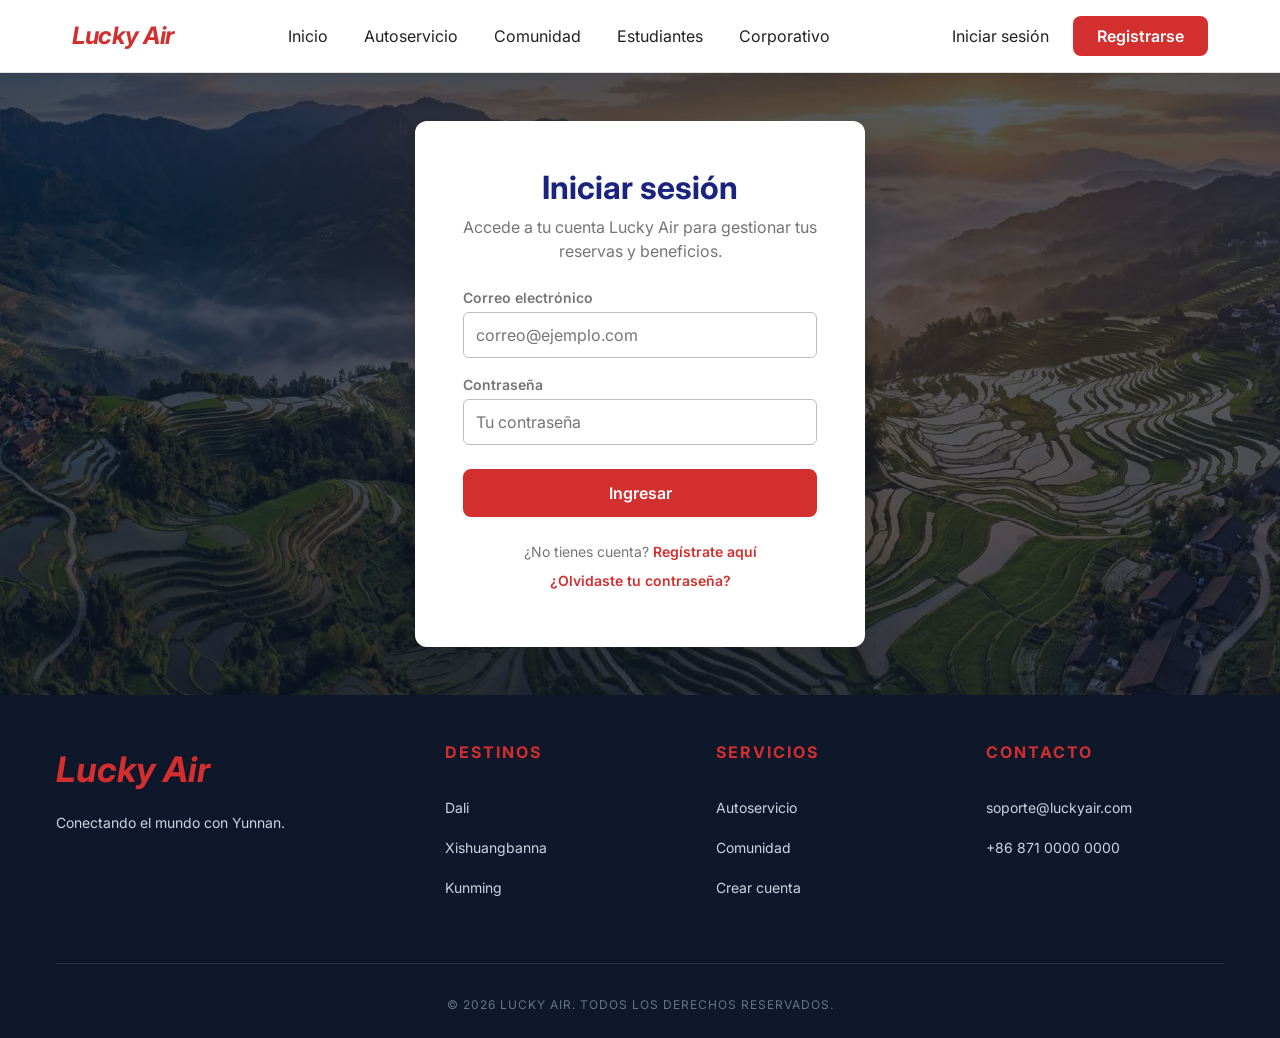
<file: auth/login.html>
<!DOCTYPE html>
<html lang="es">
<head>
  <meta charset="UTF-8">
  <meta name="theme-color" content="#D32F2F" />
    <meta name="viewport" content="width=device-width, initial-scale=1.0">
  <meta name="description" content="Inicia sesión en Lucky Air y accede a tus reservas, historial de vuelos y beneficios del programa de lealtad." />
  <title>Lucky Air | Iniciar sesión</title>
  <!-- Google Fonts -->
  <link rel="preconnect" href="https://fonts.googleapis.com" />
  <link rel="preconnect" href="https://fonts.gstatic.com" crossorigin />
  <link href="https://fonts.googleapis.com/css2?family=Inter:wght@400;600;700&display=swap" rel="stylesheet" />
  <!-- Estilos Globales -->
  <link rel="stylesheet" href="../shared/styles.css">
  <!-- Estilos Específicos de la Vista -->
  <link rel="stylesheet" href="login.css">
</head>
<body>

  <!-- HEADER / NAV -->
  <header class="header">
    <nav class="header__nav">
      <a href="../index.html" class="header__logo">
        <span class="header__logo-text">Lucky Air</span>
      </a>
      
      <!-- Botón Hamburguesa Móvil -->
      <button id="menu-toggle" class="header__menu-toggle" aria-label="Abrir menú">
        <span></span><span></span><span></span>
      </button>

      <ul id="main-links" class="header__links">
        <li class="header__link-item"><a href="../index.html" class="header__link">Inicio</a></li>
        <li class="header__link-item"><a href="../self-service/self-service.html" class="header__link">Autoservicio</a></li>
        <li class="header__link-item"><a href="../community/community.html" class="header__link">Comunidad</a></li>
        <li class="header__link-item"><a href="../students/students.html" class="header__link">Estudiantes</a></li>
        <li class="header__link-item"><a href="../corporate/corporate.html" class="header__link">Corporativo</a></li>
      </ul>
      <div class="header__actions">
        <a href="login.html" class="header__btn-ghost">Iniciar sesión</a>
        <a href="register.html" class="header__btn-primary">Registrarse</a>
      </div>
    </nav>
  </header>

  <main id="login-main">

    <section id="login-section">
      <h1>Iniciar sesión</h1>
      <p>Accede a tu cuenta Lucky Air para gestionar tus reservas y beneficios.</p>

      <form id="login-form" action="#" method="POST">

        <div class="form-group">
          <label for="login-email">Correo electrónico</label>
          <input type="email" id="login-email" name="email"
                 placeholder="correo@ejemplo.com" required />
        </div>

        <div class="form-group">
          <label for="login-password">Contraseña</label>
          <input type="password" id="login-password" name="password"
                 placeholder="Tu contraseña" required />
        </div>

        <button type="submit" id="login-btn" class="btn btn-primary">Ingresar</button>

        <p>¿No tienes cuenta? <a href="register.html">Regístrate aquí</a></p>
        <p><a href="#" id="forgot-password-link">¿Olvidaste tu contraseña?</a></p>

      </form>
    </section>

  </main>

  <!-- MODAL: Recuperar contraseña -->
  <div id="forgot-password-modal" class="modal">
    <div class="modal__content">
      <button class="modal__close" aria-label="Cerrar modal">&times;</button>
      <h2>Recuperar contraseña</h2>
      <p>Ingresa tu correo electrónico y te enviaremos las instrucciones para restablecerla.</p>
      <form id="forgot-password-form">
        <div class="form-group">
          <label for="forgot-email">Correo electrónico</label>
          <input type="email" id="forgot-email" name="email" placeholder="correo@ejemplo.com" required />
        </div>
        <button type="submit" class="btn btn-primary">Enviar enlace</button>
      </form>
    </div>
  </div>

  <!-- FOOTER -->
  <footer class="site-footer">
    <div class="footer-container">
      <div class="footer-grid">
        <div class="brand-column">
          <span class="footer-logo-text">Lucky Air</span>
          <p class="brand-description">Conectando el mundo con Yunnan.</p>
        </div>
        <div class="footer-column">
          <h4 class="footer-title">Destinos</h4>
          <ul class="footer-links">
            <li><a href="../index.html#popular-destinations">Dali</a></li>
            <li><a href="../index.html#popular-destinations">Xishuangbanna</a></li>
            <li><a href="../index.html#popular-destinations">Kunming</a></li>
          </ul>
        </div>
        <div class="footer-column">
          <h4 class="footer-title">Servicios</h4>
          <ul class="footer-links">
            <li><a href="../self-service/self-service.html">Autoservicio</a></li>
            <li><a href="../community/community.html">Comunidad</a></li>
            <li><a href="register.html">Crear cuenta</a></li>
          </ul>
        </div>
        <div class="footer-column">
          <h4 class="footer-title">Contacto</h4>
          <ul class="footer-links">
            <li><a href="mailto:soporte@luckyair.com">soporte@luckyair.com</a></li>
            <li><a href="tel:+8687100000000">+86 871 0000 0000</a></li>
          </ul>
        </div>
      </div>
      <div class="footer-bottom">
        <p>&copy; 2026 Lucky Air. Todos los derechos reservados.</p>
      </div>
    </div>
  </footer>

  <script>
    document.addEventListener("DOMContentLoaded", function() {
      // Menú Hamburguesa
      const menuToggle = document.getElementById("menu-toggle");
      const mainLinks = document.getElementById("main-links");
      
      if (menuToggle && mainLinks) {
        menuToggle.addEventListener("click", function() {
          mainLinks.classList.toggle("header__links--open");
        });
      }

      // Modal Recuperar Contraseña
      const forgotLink = document.getElementById("forgot-password-link");
      const modal = document.getElementById("forgot-password-modal");
      const closeBtn = document.querySelector(".modal__close");

      if (forgotLink && modal && closeBtn) {
        forgotLink.addEventListener("click", function(e) {
          e.preventDefault();
          modal.classList.add("modal--active");
        });

        closeBtn.addEventListener("click", function() {
          modal.classList.remove("modal--active");
        });

        window.addEventListener("click", function(e) {
          if (e.target === modal) {
            modal.classList.remove("modal--active");
          }
        });
      }
    });
  </script>
</body>
</html>
</file>
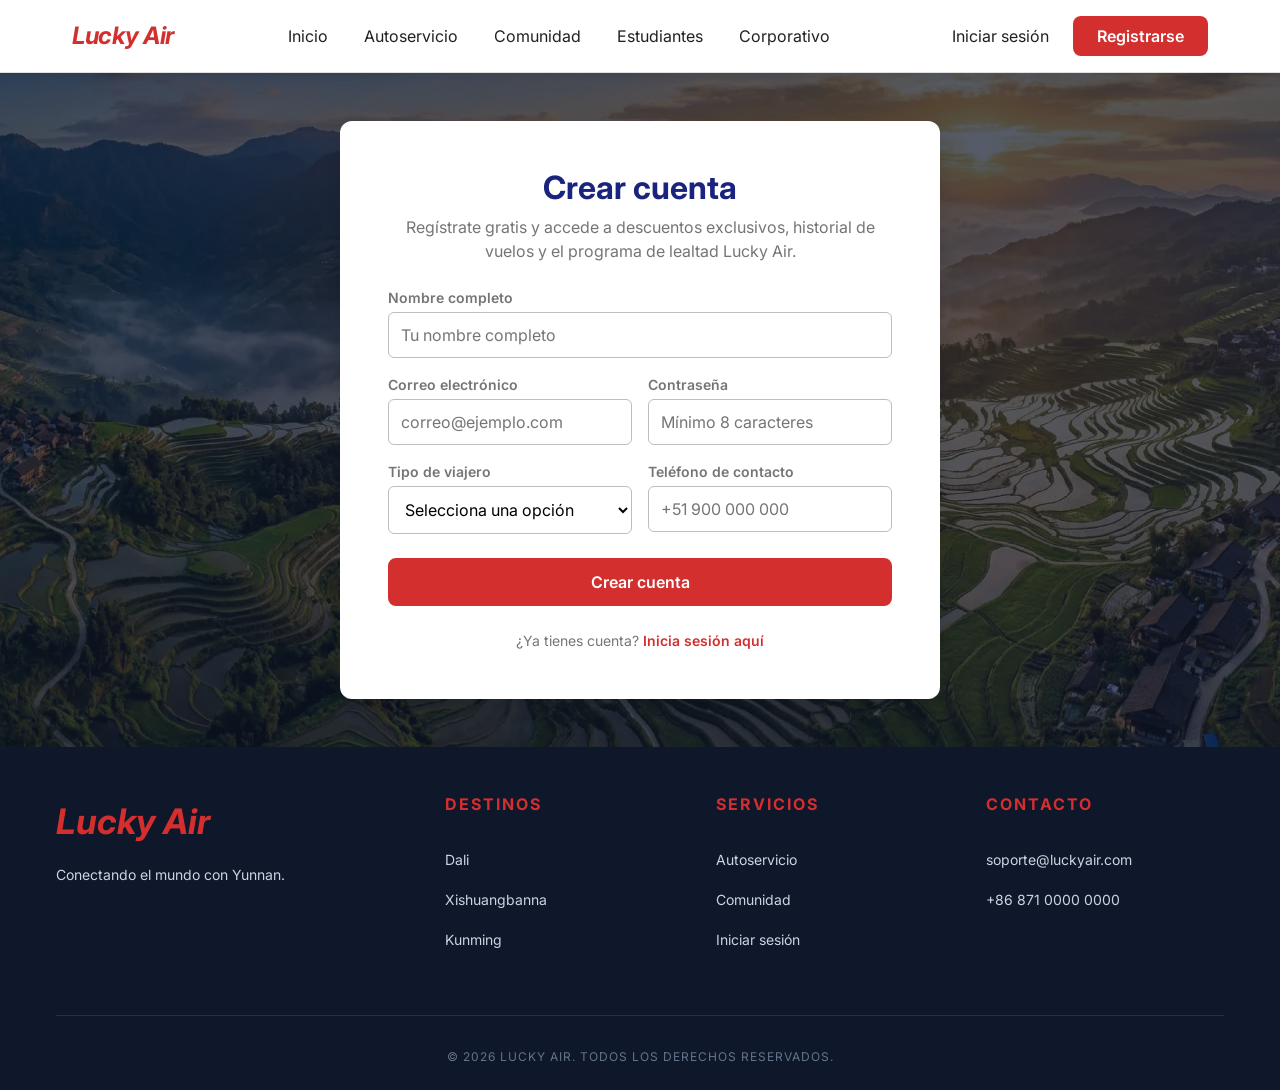
<file: auth/register.html>
<!DOCTYPE html>
<html lang="es">
<head>
  <meta charset="UTF-8">
  <meta name="theme-color" content="#D32F2F" />
    <meta name="viewport" content="width=device-width, initial-scale=1.0">
  <meta name="description" content="Crea tu cuenta Lucky Air y accede a descuentos exclusivos, gestión de reservas y el programa de lealtad." />
  <title>Lucky Air | Crear cuenta</title>
  <!-- Google Fonts -->
  <link rel="preconnect" href="https://fonts.googleapis.com" />
  <link rel="preconnect" href="https://fonts.gstatic.com" crossorigin />
  <link href="https://fonts.googleapis.com/css2?family=Inter:wght@400;600;700&display=swap" rel="stylesheet" />
  <!-- Estilos Globales -->
  <link rel="stylesheet" href="../shared/styles.css">
  <!-- Estilos Específicos de la Vista -->
  <link rel="stylesheet" href="register.css">
</head>
<body>

  <!-- HEADER / NAV -->
  <header class="header">
    <nav class="header__nav">
      <a href="../index.html" class="header__logo">
        <span class="header__logo-text">Lucky Air</span>
      </a>
      
      <!-- Botón Hamburguesa Móvil -->
      <button id="menu-toggle" class="header__menu-toggle" aria-label="Abrir menú">
        <span></span><span></span><span></span>
      </button>

      <ul id="main-links" class="header__links">
        <li class="header__link-item"><a href="../index.html" class="header__link">Inicio</a></li>
        <li class="header__link-item"><a href="../self-service/self-service.html" class="header__link">Autoservicio</a></li>
        <li class="header__link-item"><a href="../community/community.html" class="header__link">Comunidad</a></li>
        <li class="header__link-item"><a href="../students/students.html" class="header__link">Estudiantes</a></li>
        <li class="header__link-item"><a href="../corporate/corporate.html" class="header__link">Corporativo</a></li>
      </ul>
      <div class="header__actions">
        <a href="login.html" class="header__btn-ghost">Iniciar sesión</a>
        <a href="register.html" class="header__btn-primary">Registrarse</a>
      </div>
    </nav>
  </header>

  <main id="register-main">

    <section id="register-section">
      <h1>Crear cuenta</h1>
      <p>Regístrate gratis y accede a descuentos exclusivos, historial de vuelos y el programa de lealtad Lucky Air.</p>

      <form id="register-form" action="#" method="POST">
        
        <div class="form-grid">
          <div class="form-group form-group--full">
            <label for="reg-name">Nombre completo</label>
            <input type="text" id="reg-name" name="nombre"
                   placeholder="Tu nombre completo" required />
          </div>

          <div class="form-group">
            <label for="reg-email">Correo electrónico</label>
            <input type="email" id="reg-email" name="email"
                   placeholder="correo@ejemplo.com" required />
          </div>

          <div class="form-group">
            <label for="reg-password">Contraseña</label>
            <input type="password" id="reg-password" name="password"
                   placeholder="Mínimo 8 caracteres" required />
          </div>

          <div class="form-group">
            <label for="reg-traveler-type">Tipo de viajero</label>
            <select id="reg-traveler-type" name="traveler_type" required>
              <option value="" disabled selected>Selecciona una opción</option>
              <option value="general">Viajero general</option>
              <option value="student">Estudiante universitario</option>
              <option value="corporate">Viajero corporativo</option>
              <option value="frequent">Viajero frecuente</option>
            </select>
          </div>

          <div class="form-group">
            <label for="reg-phone">Teléfono de contacto</label>
            <input type="tel" id="reg-phone" name="telefono"
                   placeholder="+51 900 000 000" />
          </div>
        </div>

        <button type="submit" id="register-btn" class="btn btn-primary">Crear cuenta</button>

        <p>¿Ya tienes cuenta? <a href="login.html">Inicia sesión aquí</a></p>

      </form>
    </section>

  </main>

  <!-- FOOTER -->
  <footer class="site-footer">
    <div class="footer-container">
      <div class="footer-grid">
        <div class="brand-column">
          <span class="footer-logo-text">Lucky Air</span>
          <p class="brand-description">Conectando el mundo con Yunnan.</p>
        </div>
        <div class="footer-column">
          <h4 class="footer-title">Destinos</h4>
          <ul class="footer-links">
            <li><a href="../index.html#popular-destinations">Dali</a></li>
            <li><a href="../index.html#popular-destinations">Xishuangbanna</a></li>
            <li><a href="../index.html#popular-destinations">Kunming</a></li>
          </ul>
        </div>
        <div class="footer-column">
          <h4 class="footer-title">Servicios</h4>
          <ul class="footer-links">
            <li><a href="../self-service/self-service.html">Autoservicio</a></li>
            <li><a href="../community/community.html">Comunidad</a></li>
            <li><a href="login.html">Iniciar sesión</a></li>
          </ul>
        </div>
        <div class="footer-column">
          <h4 class="footer-title">Contacto</h4>
          <ul class="footer-links">
            <li><a href="mailto:soporte@luckyair.com">soporte@luckyair.com</a></li>
            <li><a href="tel:+8687100000000">+86 871 0000 0000</a></li>
          </ul>
        </div>
      </div>
      <div class="footer-bottom">
        <p>&copy; 2026 Lucky Air. Todos los derechos reservados.</p>
      </div>
    </div>
  </footer>

  <script>
    document.addEventListener("DOMContentLoaded", function() {
      const menuToggle = document.getElementById("menu-toggle");
      const mainLinks = document.getElementById("main-links");
      
      if (menuToggle && mainLinks) {
        menuToggle.addEventListener("click", function() {
          mainLinks.classList.toggle("header__links--open");
        });
      }
    });
  </script>
</body>
</html>
</file>
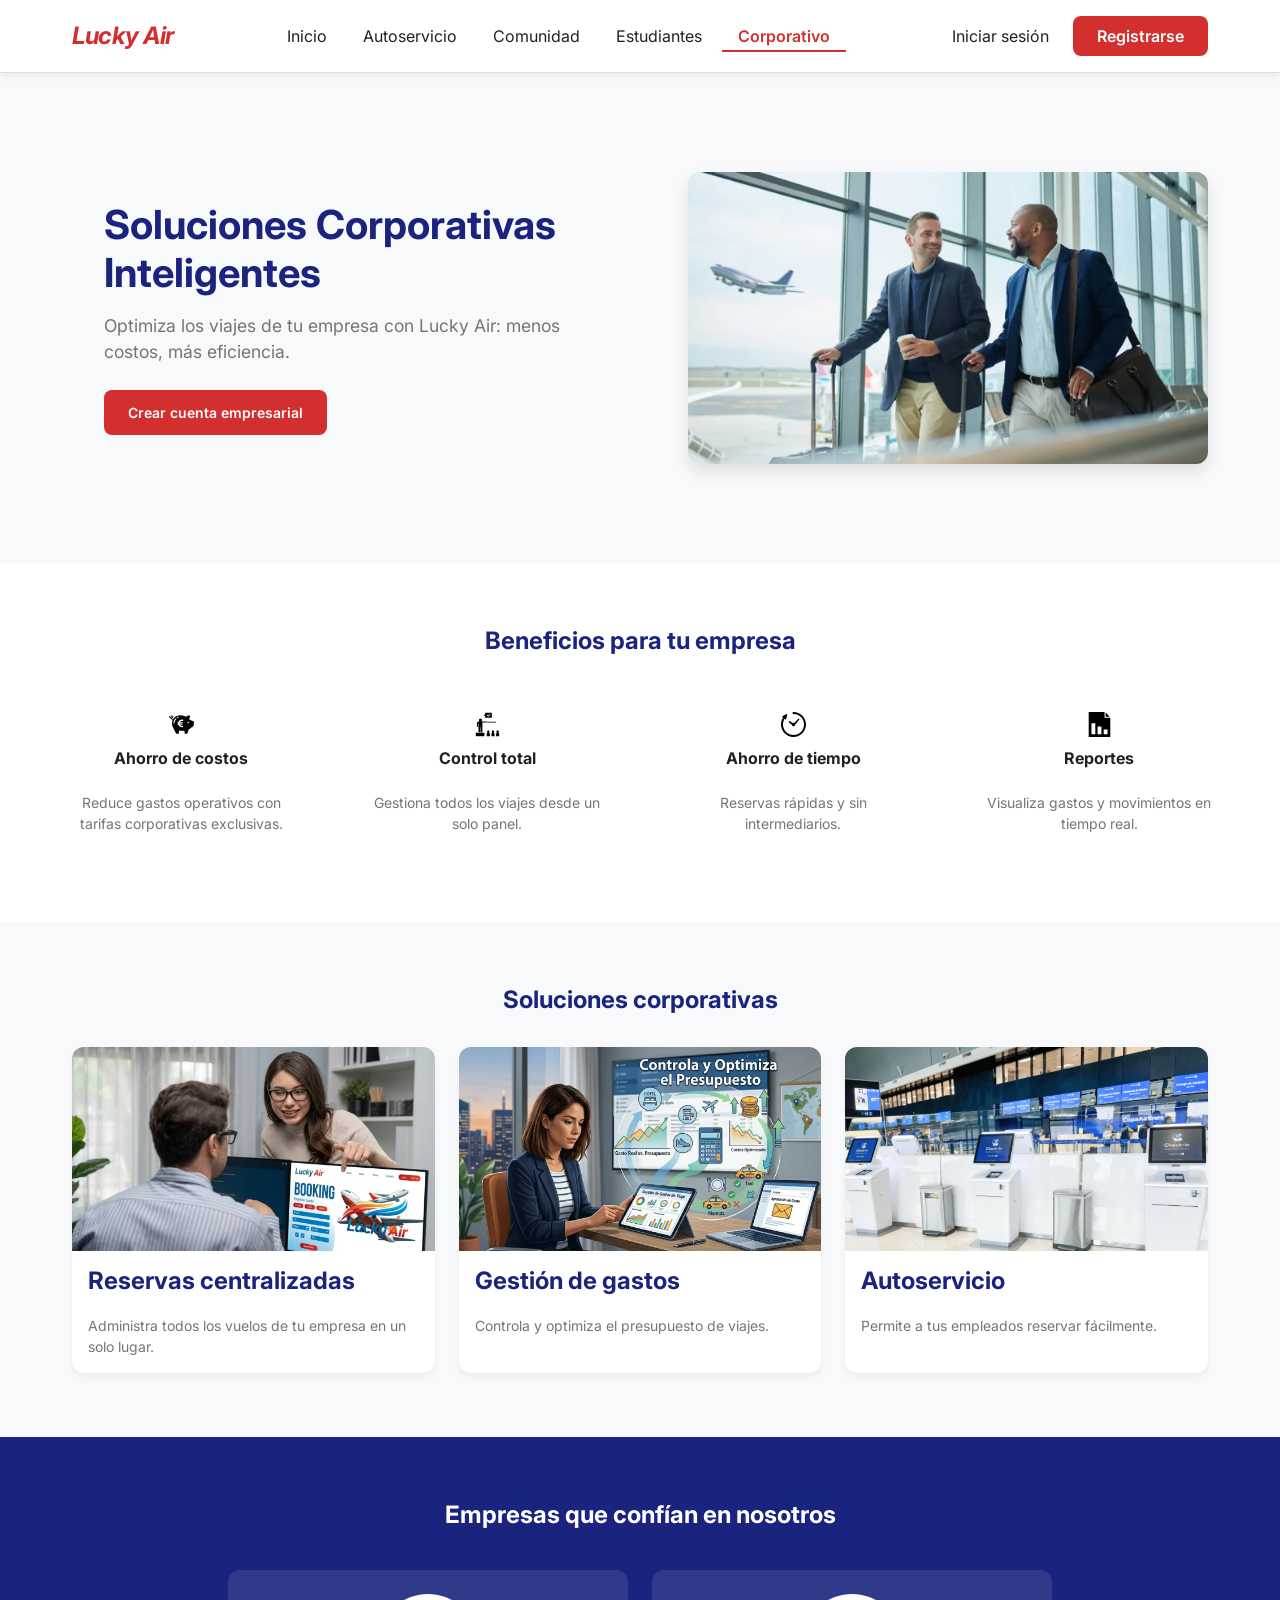
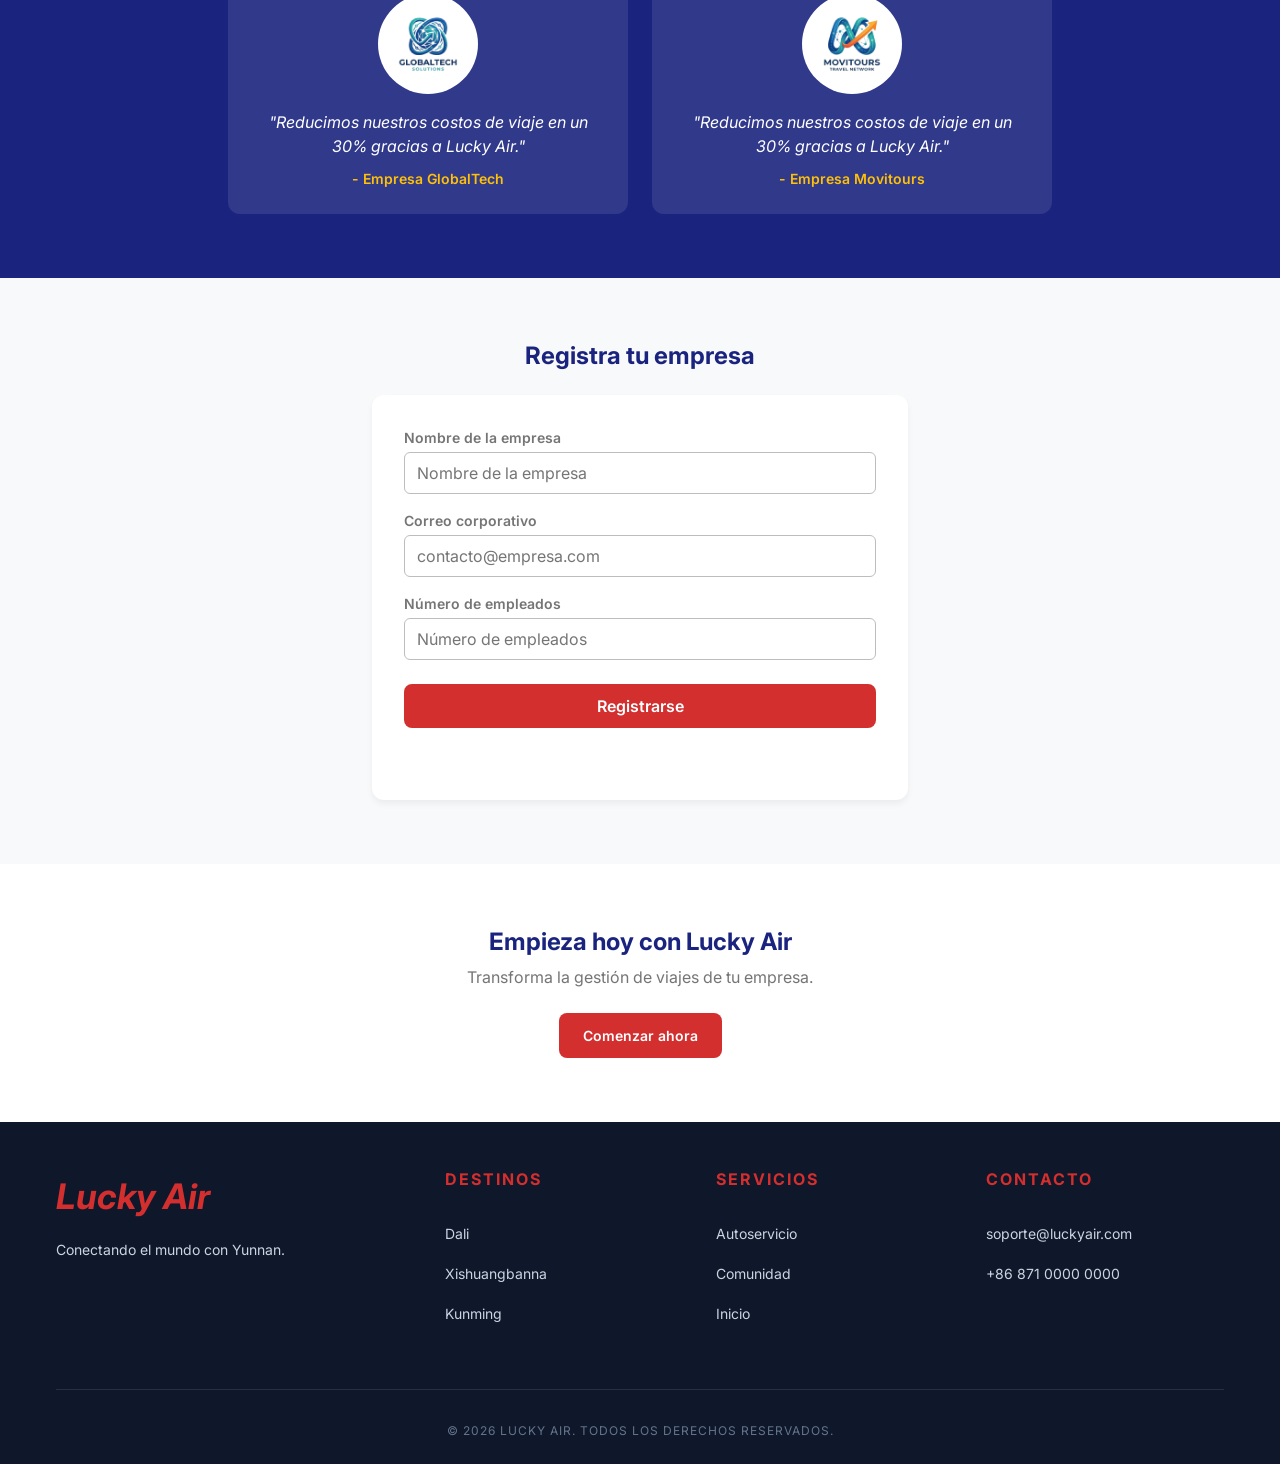
<file: corporate/corporate.html>
<!DOCTYPE html>
<html lang="es">
<head>
  <meta charset="UTF-8">
  <meta name="theme-color" content="#D32F2F" />
    <meta name="viewport" content="width=device-width, initial-scale=1.0">
  <title>Lucky Air | Corporativo</title>
  <!-- Google Fonts -->
  <link rel="preconnect" href="https://fonts.googleapis.com" />
  <link rel="preconnect" href="https://fonts.gstatic.com" crossorigin />
  <link href="https://fonts.googleapis.com/css2?family=Inter:wght@400;600;700&display=swap" rel="stylesheet" />
  <!-- Estilos Globales -->
  <link rel="stylesheet" href="../shared/styles.css">
  <!-- Estilos Específicos de la Vista -->
  <link rel="stylesheet" href="corporate.css">
</head>
<body>

  <!-- HEADER / NAV -->
  <header class="header">
    <nav class="header__nav">
      <a href="../index.html" class="header__logo">
        <span class="header__logo-text">Lucky Air</span>
      </a>
      
      <!-- Botón Hamburguesa Móvil -->
      <button id="menu-toggle" class="header__menu-toggle" aria-label="Abrir menú">
        <span></span><span></span><span></span>
      </button>

      <ul id="main-links" class="header__links">
        <li class="header__link-item"><a href="../index.html" class="header__link">Inicio</a></li>
        <li class="header__link-item"><a href="../self-service/self-service.html" class="header__link">Autoservicio</a></li>
        <li class="header__link-item"><a href="../community/community.html" class="header__link">Comunidad</a></li>
        <li class="header__link-item"><a href="../students/students.html" class="header__link">Estudiantes</a></li>
        <li class="header__link-item"><a href="corporate.html" class="header__link header__link--active">Corporativo</a></li>
      </ul>
      <div class="header__actions">
        <a href="../auth/login.html" class="header__btn-ghost">Iniciar sesión</a>
        <a href="../auth/register.html" class="header__btn-primary">Registrarse</a>
      </div>
    </nav>
  </header>

<main>

  <!-- HERO -->
  <section class="hero">
    <div class="hero-content">
      <h1>Soluciones Corporativas Inteligentes</h1>
      <p>Optimiza los viajes de tu empresa con Lucky Air: menos costos, más eficiencia.</p>
      <a href="#registro" class="btn btn-primary">Crear cuenta empresarial</a>
    </div>
    <div class="hero-image">
      <img src="../assets/images/corporate-hero.webp" alt="Viajes corporativos" />
    </div>
  </section>

  <!-- BENEFICIOS -->
  <section class="benefits">
    <h2>Beneficios para tu empresa</h2>
    <div class="benefits-grid">
      <div class="benefit">
        <img src="assets/cost.svg" alt="Ahorro de costos" width="25px" height="25px" />
        <h3>Ahorro de costos</h3>
        <p>Reduce gastos operativos con tarifas corporativas exclusivas.</p>
      </div>
      <div class="benefit">
        <img src="assets/control.svg" alt="Control total" width="25px" height="25px" />
        <h3>Control total</h3>
        <p>Gestiona todos los viajes desde un solo panel.</p>
      </div>
      <div class="benefit">
        <img src="assets/time.svg" alt="Ahorro de tiempo" width="25px" height="25px"/>
        <h3>Ahorro de tiempo</h3>
        <p>Reservas rápidas y sin intermediarios.</p>
      </div>
      <div class="benefit">
        <img src="assets/report.svg" alt="Reportes" width="25px" height="25px" />
        <h3>Reportes</h3>
        <p>Visualiza gastos y movimientos en tiempo real.</p>
      </div>
    </div>
  </section>

  <!-- FUNCIONALIDADES -->
  <section class="features">
    <h2>Soluciones corporativas</h2>
    <div class="features-grid">
      <div class="feature">
        <img src="../assets/images/booking.webp" alt="Reservas" />
        <h3>Reservas centralizadas</h3>
        <p>Administra todos los vuelos de tu empresa en un solo lugar.</p>
      </div>
      <div class="feature">
        <img src="assets/analytics.webp" alt="Analítica" />
        <h3>Gestión de gastos</h3>
        <p>Controla y optimiza el presupuesto de viajes.</p>
      </div>
      <div class="feature">
        <img src="../assets/images/selfservice.webp" alt="Autoservicio" />
        <h3>Autoservicio</h3>
        <p>Permite a tus empleados reservar fácilmente.</p>
      </div>
    </div>
  </section>

  <!-- TESTIMONIOS -->
  <section class="testimonials">
    <h2>Empresas que confían en nosotros</h2>
    <div class="testimonial">
      <img src="../assets/images/client1.webp" alt="Globaltech" width="100px" height="100px"/>
      <p>"Reducimos nuestros costos de viaje en un 30% gracias a Lucky Air."</p>
      <span>- Empresa GlobalTech</span>
    </div>
        <div class="testimonial">
      <img src="../assets/images/client2.webp" alt="Movitours" width="100px" height="100px"/>
      <p>"Reducimos nuestros costos de viaje en un 30% gracias a Lucky Air."</p>
      <span>- Empresa Movitours</span>
    </div>
  </section>

  <!-- FORMULARIO -->
  <section id="registro" class="form-section">
    <h2>Registra tu empresa</h2>
    <form class="corporate-form" action="#" method="POST" id="corporateForm">
      <div class="form-group">
        <label for="company-name">Nombre de la empresa</label>
        <input type="text" id="company-name" name="company_name" placeholder="Nombre de la empresa" required />
      </div>
      <div class="form-group">
        <label for="company-email">Correo corporativo</label>
        <input type="email" id="company-email" name="company_email" placeholder="contacto@empresa.com" required />
      </div>
      <div class="form-group">
        <label for="company-employees">Número de empleados</label>
        <input type="number" id="company-employees" name="company_employees" placeholder="Número de empleados" />
      </div>
      <button type="submit" class="btn btn-primary">Registrarse</button>
      <div class="response-message">
       <p id="errorMessage" class="error-message"></p>
       <p id="successMessage" class="success-message"></p>
      </div>

    </form>
  </section>

  <!-- CTA FINAL -->
  <section class="cta">
    <h2>Empieza hoy con Lucky Air</h2>
    <p>Transforma la gestión de viajes de tu empresa.</p>
    <a href="#registro" class="btn btn-primary">Comenzar ahora</a>
  </section>

</main>

  <footer class="site-footer">
    <div class="footer-container">
      <div class="footer-grid">
        <div class="brand-column">
          <span class="footer-logo-text">Lucky Air</span>
          <p class="brand-description">Conectando el mundo con Yunnan.</p>
        </div>
        <div class="footer-column">
          <h4 class="footer-title">Destinos</h4>
          <ul class="footer-links">
            <li><a href="#">Dali</a></li>
            <li><a href="#">Xishuangbanna</a></li>
            <li><a href="#">Kunming</a></li>
          </ul>
        </div>
        <div class="footer-column">
          <h4 class="footer-title">Servicios</h4>
          <ul class="footer-links">
            <li><a href="../self-service/self-service.html">Autoservicio</a></li>
            <li><a href="../community/community.html">Comunidad</a></li>
            <li><a href="../index.html">Inicio</a></li>
          </ul>
        </div>
        <div class="footer-column">
          <h4 class="footer-title">Contacto</h4>
          <ul class="footer-links">
            <li><a href="mailto:soporte@luckyair.com">soporte@luckyair.com</a></li>
            <li><a href="tel:+8687100000000">+86 871 0000 0000</a></li>
          </ul>
        </div>
      </div>
      <div class="footer-bottom">
        <p>&copy; 2026 Lucky Air. Todos los derechos reservados.</p>
      </div>
    </div>
  </footer>

  <script>
    document.addEventListener("DOMContentLoaded", function() {
      const menuToggle = document.getElementById("menu-toggle");
      const mainLinks = document.getElementById("main-links");
      
      if (menuToggle && mainLinks) {
        menuToggle.addEventListener("click", function() {
          mainLinks.classList.toggle("header__links--open");
        });
      }
    });
  </script>
  <script type="module" src="corporate.js" defer></script>
</body>
</html>
</file>
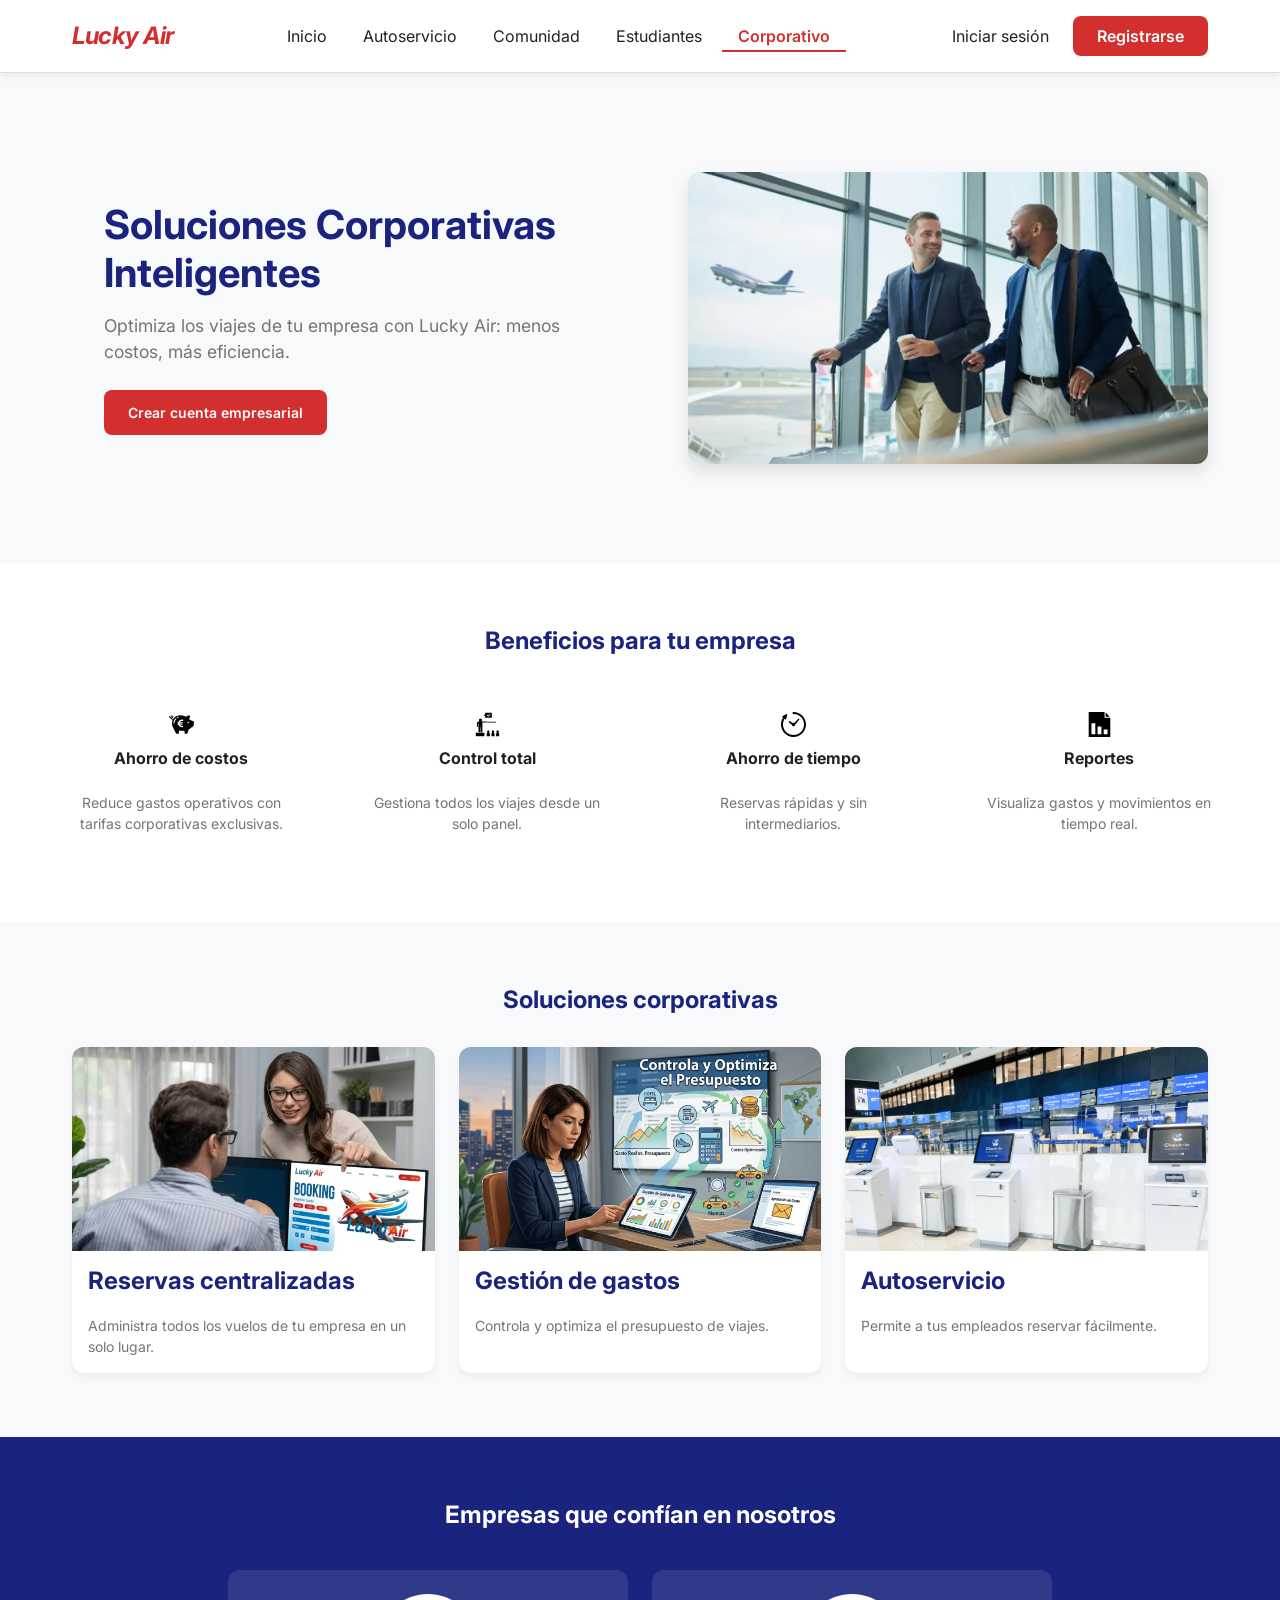
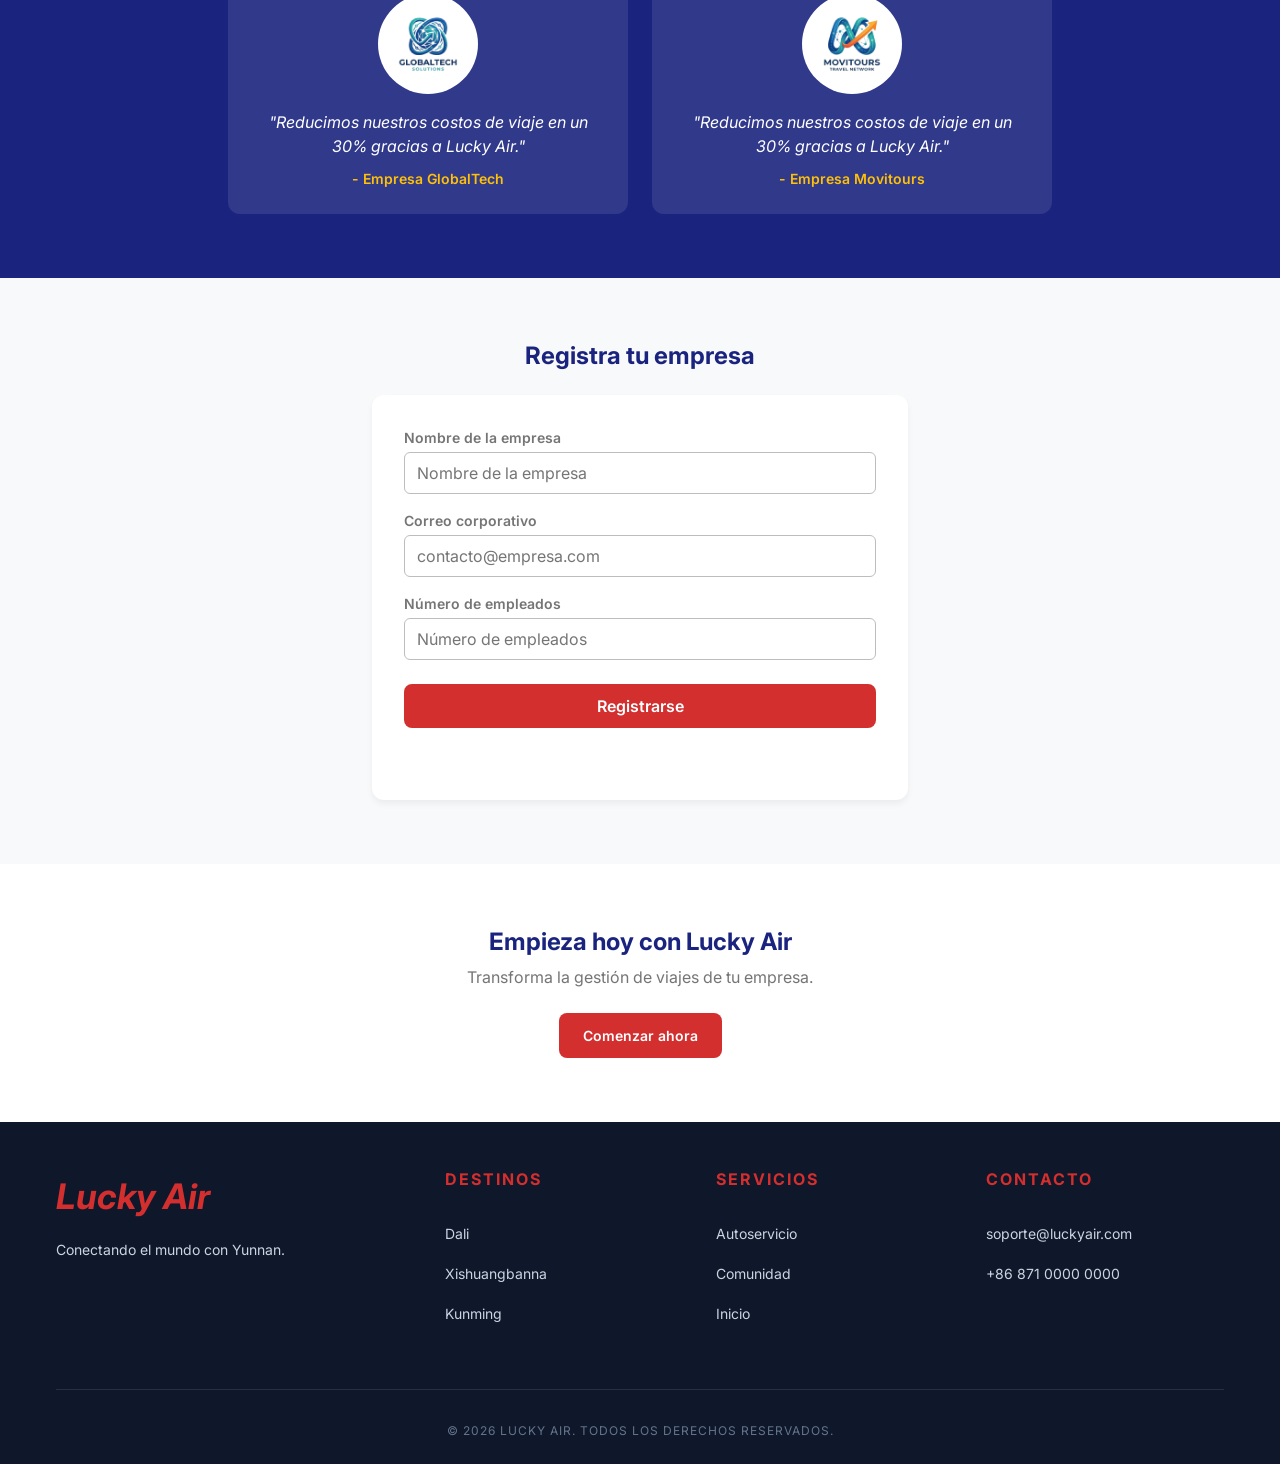
<file: views/corporate.html>
<!DOCTYPE html>
<html lang="es">
<head>
  <meta charset="UTF-8">
  <meta name="theme-color" content="#D32F2F" />
    <meta name="viewport" content="width=device-width, initial-scale=1.0">
  <title>Lucky Air | Corporativo</title>
  <!-- Google Fonts -->
  <link rel="preconnect" href="https://fonts.googleapis.com" />
  <link rel="preconnect" href="https://fonts.gstatic.com" crossorigin />
  <link href="https://fonts.googleapis.com/css2?family=Inter:wght@400;600;700&display=swap" rel="stylesheet" />
  <!-- Estilos Globales -->
  <link rel="stylesheet" href="../css/styles.css">
  <!-- Estilos Específicos de la Vista -->
  <link rel="stylesheet" href="../css/views/corporate.css">
</head>
<body>

  <!-- HEADER / NAV -->
  <header class="header">
    <nav class="header__nav">
      <a href="../index.html" class="header__logo">
        <span class="header__logo-text">Lucky Air</span>
      </a>
      
      <!-- Botón Hamburguesa Móvil -->
      <button id="menu-toggle" class="header__menu-toggle" aria-label="Abrir menú">
        <span></span><span></span><span></span>
      </button>

      <ul id="main-links" class="header__links">
        <li class="header__link-item"><a href="../index.html" class="header__link">Inicio</a></li>
        <li class="header__link-item"><a href="./self-service.html" class="header__link">Autoservicio</a></li>
        <li class="header__link-item"><a href="./community.html" class="header__link">Comunidad</a></li>
        <li class="header__link-item"><a href="./students.html" class="header__link">Estudiantes</a></li>
        <li class="header__link-item"><a href="./corporate.html" class="header__link header__link--active">Corporativo</a></li>
      </ul>
      <div class="header__actions">
        <a href="login.html" class="header__btn-ghost">Iniciar sesión</a>
        <a href="register.html" class="header__btn-primary">Registrarse</a>
      </div>
    </nav>
  </header>

<main>

  <!-- HERO -->
  <section class="hero">
    <div class="hero-content">
      <h1>Soluciones Corporativas Inteligentes</h1>
      <p>Optimiza los viajes de tu empresa con Lucky Air: menos costos, más eficiencia.</p>
      <a href="#registro" class="btn btn-primary">Crear cuenta empresarial</a>
    </div>
    <div class="hero-image">
      <img src="../assets/images/corporate-hero.webp" alt="Viajes corporativos" />
    </div>
  </section>

  <!-- BENEFICIOS -->
  <section class="benefits">
    <h2>Beneficios para tu empresa</h2>
    <div class="benefits-grid">
      <div class="benefit">
        <img src="../assets/icons/cost.svg" alt="Ahorro de costos" width="25px" />
        <h3>Ahorro de costos</h3>
        <p>Reduce gastos operativos con tarifas corporativas exclusivas.</p>
      </div>
      <div class="benefit">
        <img src="../assets/icons/control.svg" alt="Control total" width="25px" />
        <h3>Control total</h3>
        <p>Gestiona todos los viajes desde un solo panel.</p>
      </div>
      <div class="benefit">
        <img src="../assets/icons/time.svg" alt="Ahorro de tiempo" width="25px"/>
        <h3>Ahorro de tiempo</h3>
        <p>Reservas rápidas y sin intermediarios.</p>
      </div>
      <div class="benefit">
        <img src="../assets/icons/report.svg" alt="Reportes" width="25px" />
        <h3>Reportes</h3>
        <p>Visualiza gastos y movimientos en tiempo real.</p>
      </div>
    </div>
  </section>

  <!-- FUNCIONALIDADES -->
  <section class="features">
    <h2>Soluciones corporativas</h2>
    <div class="features-grid">
      <div class="feature">
        <img src="../assets/images/booking.webp" alt="Reservas" />
        <h3>Reservas centralizadas</h3>
        <p>Administra todos los vuelos de tu empresa en un solo lugar.</p>
      </div>
      <div class="feature">
        <img src="../assets/images/analytics.webp" alt="Analítica" />
        <h3>Gestión de gastos</h3>
        <p>Controla y optimiza el presupuesto de viajes.</p>
      </div>
      <div class="feature">
        <img src="../assets/images/selfservice.webp" alt="Autoservicio" />
        <h3>Autoservicio</h3>
        <p>Permite a tus empleados reservar fácilmente.</p>
      </div>
    </div>
  </section>

  <!-- TESTIMONIOS -->
  <section class="testimonials">
    <h2>Empresas que confían en nosotros</h2>
    <div class="testimonial">
      <img src="../assets/images/client1.webp" alt="Globaltech" width="100px"/>
      <p>"Reducimos nuestros costos de viaje en un 30% gracias a Lucky Air."</p>
      <span>- Empresa GlobalTech</span>
    </div>
        <div class="testimonial">
      <img src="../assets/images/client2.webp" alt="Movitours" width="100px"/>
      <p>"Reducimos nuestros costos de viaje en un 30% gracias a Lucky Air."</p>
      <span>- Empresa Movitours</span>
    </div>
  </section>

  <!-- FORMULARIO -->
  <section id="registro" class="form-section">
    <h2>Registra tu empresa</h2>
    <form class="corporate-form" action="#" method="POST" id="corporateForm">
      <div class="form-group">
        <label for="company-name">Nombre de la empresa</label>
        <input type="text" id="company-name" name="company_name" placeholder="Nombre de la empresa" required />
      </div>
      <div class="form-group">
        <label for="company-email">Correo corporativo</label>
        <input type="email" id="company-email" name="company_email" placeholder="contacto@empresa.com" required />
      </div>
      <div class="form-group">
        <label for="company-employees">Número de empleados</label>
        <input type="number" id="company-employees" name="company_employees" placeholder="Número de empleados" />
      </div>
      <button type="submit" class="btn btn-primary">Registrarse</button>
      <div class="response-message">
       <p id="errorMessage" class="error-message"></p>
       <p id="successMessage" class="success-message"></p>
      </div>

    </form>
  </section>

  <!-- CTA FINAL -->
  <section class="cta">
    <h2>Empieza hoy con Lucky Air</h2>
    <p>Transforma la gestión de viajes de tu empresa.</p>
    <a href="#registro" class="btn btn-primary">Comenzar ahora</a>
  </section>

</main>

  <footer class="site-footer">
    <div class="footer-container">
      <div class="footer-grid">
        <div class="brand-column">
          <span class="footer-logo-text">Lucky Air</span>
          <p class="brand-description">Conectando el mundo con Yunnan.</p>
        </div>
        <div class="footer-column">
          <h4 class="footer-title">Destinos</h4>
          <ul class="footer-links">
            <li><a href="#">Dali</a></li>
            <li><a href="#">Xishuangbanna</a></li>
            <li><a href="#">Kunming</a></li>
          </ul>
        </div>
        <div class="footer-column">
          <h4 class="footer-title">Servicios</h4>
          <ul class="footer-links">
            <li><a href="./self-service.html">Autoservicio</a></li>
            <li><a href="./community.html">Comunidad</a></li>
            <li><a href="../index.html">Inicio</a></li>
          </ul>
        </div>
        <div class="footer-column">
          <h4 class="footer-title">Contacto</h4>
          <ul class="footer-links">
            <li><a href="mailto:soporte@luckyair.com">soporte@luckyair.com</a></li>
            <li><a href="tel:+8687100000000">+86 871 0000 0000</a></li>
          </ul>
        </div>
      </div>
      <div class="footer-bottom">
        <p>&copy; 2026 Lucky Air. Todos los derechos reservados.</p>
      </div>
    </div>
  </footer>

  <script>
    document.addEventListener("DOMContentLoaded", function() {
      const menuToggle = document.getElementById("menu-toggle");
      const mainLinks = document.getElementById("main-links");
      
      if (menuToggle && mainLinks) {
        menuToggle.addEventListener("click", function() {
          mainLinks.classList.toggle("header__links--open");
        });
      }
    });
  </script>
  <script type="module" src="../js/corporate/corporate.js" defer></script>
</body>
</html>
</file>
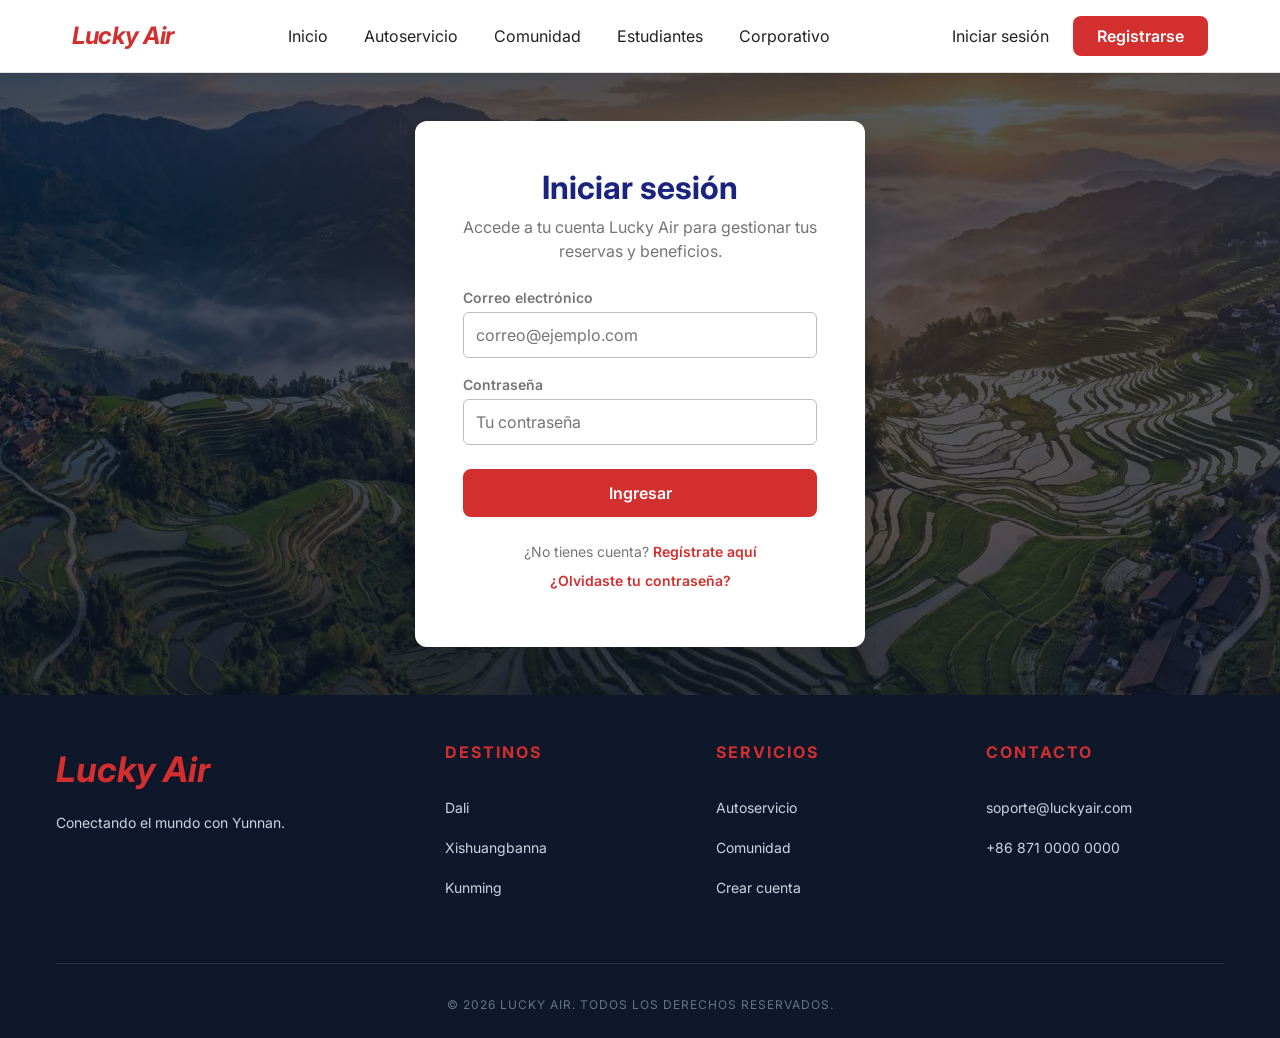
<file: views/login.html>
<!DOCTYPE html>
<html lang="es">
<head>
  <meta charset="UTF-8">
  <meta name="theme-color" content="#D32F2F" />
    <meta name="viewport" content="width=device-width, initial-scale=1.0">
  <meta name="description" content="Inicia sesión en Lucky Air y accede a tus reservas, historial de vuelos y beneficios del programa de lealtad." />
  <title>Lucky Air | Iniciar sesión</title>
  <!-- Google Fonts -->
  <link rel="preconnect" href="https://fonts.googleapis.com" />
  <link rel="preconnect" href="https://fonts.gstatic.com" crossorigin />
  <link href="https://fonts.googleapis.com/css2?family=Inter:wght@400;600;700&display=swap" rel="stylesheet" />
  <!-- Estilos Globales -->
  <link rel="stylesheet" href="../css/styles.css">
  <!-- Estilos Específicos de la Vista -->
  <link rel="stylesheet" href="../css/views/login.css">
</head>
<body>

  <!-- HEADER / NAV -->
  <header class="header">
    <nav class="header__nav">
      <a href="../index.html" class="header__logo">
        <span class="header__logo-text">Lucky Air</span>
      </a>
      
      <!-- Botón Hamburguesa Móvil -->
      <button id="menu-toggle" class="header__menu-toggle" aria-label="Abrir menú">
        <span></span><span></span><span></span>
      </button>

      <ul id="main-links" class="header__links">
        <li class="header__link-item"><a href="../index.html" class="header__link">Inicio</a></li>
        <li class="header__link-item"><a href="self-service.html" class="header__link">Autoservicio</a></li>
        <li class="header__link-item"><a href="community.html" class="header__link">Comunidad</a></li>
        <li class="header__link-item"><a href="students.html" class="header__link">Estudiantes</a></li>
        <li class="header__link-item"><a href="corporate.html" class="header__link">Corporativo</a></li>
      </ul>
      <div class="header__actions">
        <a href="login.html" class="header__btn-ghost">Iniciar sesión</a>
        <a href="register.html" class="header__btn-primary">Registrarse</a>
      </div>
    </nav>
  </header>

  <main id="login-main">

    <section id="login-section">
      <h1>Iniciar sesión</h1>
      <p>Accede a tu cuenta Lucky Air para gestionar tus reservas y beneficios.</p>

      <form id="login-form" action="#" method="POST">

        <div class="form-group">
          <label for="login-email">Correo electrónico</label>
          <input type="email" id="login-email" name="email"
                 placeholder="correo@ejemplo.com" required />
        </div>

        <div class="form-group">
          <label for="login-password">Contraseña</label>
          <input type="password" id="login-password" name="password"
                 placeholder="Tu contraseña" required />
        </div>

        <button type="submit" id="login-btn" class="btn btn-primary">Ingresar</button>

        <p>¿No tienes cuenta? <a href="register.html">Regístrate aquí</a></p>
        <p><a href="#" id="forgot-password-link">¿Olvidaste tu contraseña?</a></p>

      </form>
    </section>

  </main>

  <!-- MODAL: Recuperar contraseña -->
  <div id="forgot-password-modal" class="modal">
    <div class="modal__content">
      <button class="modal__close" aria-label="Cerrar modal">&times;</button>
      <h2>Recuperar contraseña</h2>
      <p>Ingresa tu correo electrónico y te enviaremos las instrucciones para restablecerla.</p>
      <form id="forgot-password-form">
        <div class="form-group">
          <label for="forgot-email">Correo electrónico</label>
          <input type="email" id="forgot-email" name="email" placeholder="correo@ejemplo.com" required />
        </div>
        <button type="submit" class="btn btn-primary">Enviar enlace</button>
      </form>
    </div>
  </div>

  <!-- FOOTER -->
  <footer class="site-footer">
    <div class="footer-container">
      <div class="footer-grid">
        <div class="brand-column">
          <span class="footer-logo-text">Lucky Air</span>
          <p class="brand-description">Conectando el mundo con Yunnan.</p>
        </div>
        <div class="footer-column">
          <h4 class="footer-title">Destinos</h4>
          <ul class="footer-links">
            <li><a href="../index.html#popular-destinations">Dali</a></li>
            <li><a href="../index.html#popular-destinations">Xishuangbanna</a></li>
            <li><a href="../index.html#popular-destinations">Kunming</a></li>
          </ul>
        </div>
        <div class="footer-column">
          <h4 class="footer-title">Servicios</h4>
          <ul class="footer-links">
            <li><a href="self-service.html">Autoservicio</a></li>
            <li><a href="community.html">Comunidad</a></li>
            <li><a href="register.html">Crear cuenta</a></li>
          </ul>
        </div>
        <div class="footer-column">
          <h4 class="footer-title">Contacto</h4>
          <ul class="footer-links">
            <li><a href="mailto:soporte@luckyair.com">soporte@luckyair.com</a></li>
            <li><a href="tel:+8687100000000">+86 871 0000 0000</a></li>
          </ul>
        </div>
      </div>
      <div class="footer-bottom">
        <p>&copy; 2026 Lucky Air. Todos los derechos reservados.</p>
      </div>
    </div>
  </footer>

  <script>
    document.addEventListener("DOMContentLoaded", function() {
      // Menú Hamburguesa
      const menuToggle = document.getElementById("menu-toggle");
      const mainLinks = document.getElementById("main-links");
      
      if (menuToggle && mainLinks) {
        menuToggle.addEventListener("click", function() {
          mainLinks.classList.toggle("header__links--open");
        });
      }

      // Modal Recuperar Contraseña
      const forgotLink = document.getElementById("forgot-password-link");
      const modal = document.getElementById("forgot-password-modal");
      const closeBtn = document.querySelector(".modal__close");

      if (forgotLink && modal && closeBtn) {
        forgotLink.addEventListener("click", function(e) {
          e.preventDefault();
          modal.classList.add("modal--active");
        });

        closeBtn.addEventListener("click", function() {
          modal.classList.remove("modal--active");
        });

        window.addEventListener("click", function(e) {
          if (e.target === modal) {
            modal.classList.remove("modal--active");
          }
        });
      }
    });
  </script>
</body>
</html>
</file>
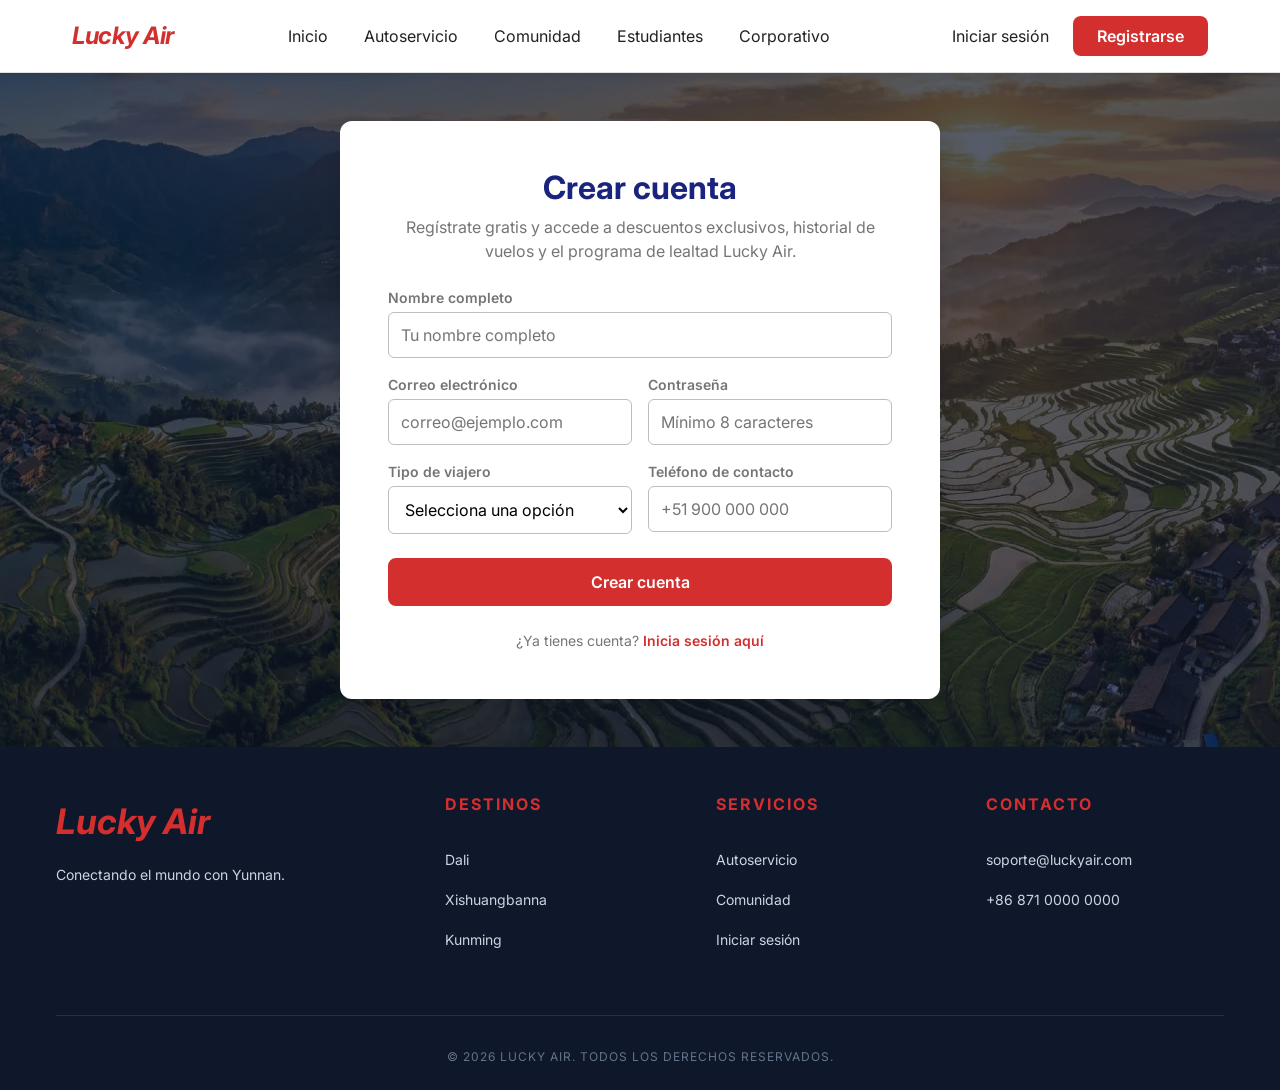
<file: views/register.html>
<!DOCTYPE html>
<html lang="es">
<head>
  <meta charset="UTF-8">
  <meta name="theme-color" content="#D32F2F" />
    <meta name="viewport" content="width=device-width, initial-scale=1.0">
  <meta name="description" content="Crea tu cuenta Lucky Air y accede a descuentos exclusivos, gestión de reservas y el programa de lealtad." />
  <title>Lucky Air | Crear cuenta</title>
  <!-- Google Fonts -->
  <link rel="preconnect" href="https://fonts.googleapis.com" />
  <link rel="preconnect" href="https://fonts.gstatic.com" crossorigin />
  <link href="https://fonts.googleapis.com/css2?family=Inter:wght@400;600;700&display=swap" rel="stylesheet" />
  <!-- Estilos Globales -->
  <link rel="stylesheet" href="../css/styles.css">
  <!-- Estilos Específicos de la Vista -->
  <link rel="stylesheet" href="../css/views/register.css">
</head>
<body>

  <!-- HEADER / NAV -->
  <header class="header">
    <nav class="header__nav">
      <a href="../index.html" class="header__logo">
        <span class="header__logo-text">Lucky Air</span>
      </a>
      
      <!-- Botón Hamburguesa Móvil -->
      <button id="menu-toggle" class="header__menu-toggle" aria-label="Abrir menú">
        <span></span><span></span><span></span>
      </button>

      <ul id="main-links" class="header__links">
        <li class="header__link-item"><a href="../index.html" class="header__link">Inicio</a></li>
        <li class="header__link-item"><a href="self-service.html" class="header__link">Autoservicio</a></li>
        <li class="header__link-item"><a href="community.html" class="header__link">Comunidad</a></li>
        <li class="header__link-item"><a href="students.html" class="header__link">Estudiantes</a></li>
        <li class="header__link-item"><a href="corporate.html" class="header__link">Corporativo</a></li>
      </ul>
      <div class="header__actions">
        <a href="login.html" class="header__btn-ghost">Iniciar sesión</a>
        <a href="register.html" class="header__btn-primary">Registrarse</a>
      </div>
    </nav>
  </header>

  <main id="register-main">

    <section id="register-section">
      <h1>Crear cuenta</h1>
      <p>Regístrate gratis y accede a descuentos exclusivos, historial de vuelos y el programa de lealtad Lucky Air.</p>

      <form id="register-form" action="#" method="POST">
        
        <div class="form-grid">
          <div class="form-group form-group--full">
            <label for="reg-name">Nombre completo</label>
            <input type="text" id="reg-name" name="nombre"
                   placeholder="Tu nombre completo" required />
          </div>

          <div class="form-group">
            <label for="reg-email">Correo electrónico</label>
            <input type="email" id="reg-email" name="email"
                   placeholder="correo@ejemplo.com" required />
          </div>

          <div class="form-group">
            <label for="reg-password">Contraseña</label>
            <input type="password" id="reg-password" name="password"
                   placeholder="Mínimo 8 caracteres" required />
          </div>

          <div class="form-group">
            <label for="reg-traveler-type">Tipo de viajero</label>
            <select id="reg-traveler-type" name="traveler_type" required>
              <option value="" disabled selected>Selecciona una opción</option>
              <option value="general">Viajero general</option>
              <option value="student">Estudiante universitario</option>
              <option value="corporate">Viajero corporativo</option>
              <option value="frequent">Viajero frecuente</option>
            </select>
          </div>

          <div class="form-group">
            <label for="reg-phone">Teléfono de contacto</label>
            <input type="tel" id="reg-phone" name="telefono"
                   placeholder="+51 900 000 000" />
          </div>
        </div>

        <button type="submit" id="register-btn" class="btn btn-primary">Crear cuenta</button>

        <p>¿Ya tienes cuenta? <a href="login.html">Inicia sesión aquí</a></p>

      </form>
    </section>

  </main>

  <!-- FOOTER -->
  <footer class="site-footer">
    <div class="footer-container">
      <div class="footer-grid">
        <div class="brand-column">
          <span class="footer-logo-text">Lucky Air</span>
          <p class="brand-description">Conectando el mundo con Yunnan.</p>
        </div>
        <div class="footer-column">
          <h4 class="footer-title">Destinos</h4>
          <ul class="footer-links">
            <li><a href="../index.html#popular-destinations">Dali</a></li>
            <li><a href="../index.html#popular-destinations">Xishuangbanna</a></li>
            <li><a href="../index.html#popular-destinations">Kunming</a></li>
          </ul>
        </div>
        <div class="footer-column">
          <h4 class="footer-title">Servicios</h4>
          <ul class="footer-links">
            <li><a href="self-service.html">Autoservicio</a></li>
            <li><a href="community.html">Comunidad</a></li>
            <li><a href="login.html">Iniciar sesión</a></li>
          </ul>
        </div>
        <div class="footer-column">
          <h4 class="footer-title">Contacto</h4>
          <ul class="footer-links">
            <li><a href="mailto:soporte@luckyair.com">soporte@luckyair.com</a></li>
            <li><a href="tel:+8687100000000">+86 871 0000 0000</a></li>
          </ul>
        </div>
      </div>
      <div class="footer-bottom">
        <p>&copy; 2026 Lucky Air. Todos los derechos reservados.</p>
      </div>
    </div>
  </footer>

  <script>
    document.addEventListener("DOMContentLoaded", function() {
      const menuToggle = document.getElementById("menu-toggle");
      const mainLinks = document.getElementById("main-links");
      
      if (menuToggle && mainLinks) {
        menuToggle.addEventListener("click", function() {
          mainLinks.classList.toggle("header__links--open");
        });
      }
    });
  </script>
</body>
</html>
</file>
<file: shared/styles.css>
/* Lucky Air - Global Styles */

/* Import base variables */
@import url('./variables.css');
@import url('./header.css');
@import url('./footer.css');

/* Basic Reset */
*, *::before, *::after {
  box-sizing: border-box;
  margin: 0;
  padding: 0;
}

body {
  font-family: var(--font-primary);
  font-size: var(--font-size-base);
  line-height: var(--line-height-body);
  background-color: var(--color-background);
  color: var(--color-text-primary);
}

h1, h2, h3, h4, h5, h6 {
  line-height: var(--line-height-heading);
  margin-bottom: var(--spacing-md);
}

a {
  text-decoration: none;
  color: inherit;
  transition: var(--transition-base);
}

ul {
  list-style: none;
}

img {
  max-width: 100%;
  display: block;
}

/* =============================================================
   COMPONENTES GLOBALES — Botones
   ============================================================= */
.btn {
  display: inline-block;
  padding: 12px 24px;
  border-radius: var(--border-radius-md);
  font-weight: var(--font-weight-semibold);
  font-family: var(--font-primary);
  text-align: center;
  cursor: pointer;
  transition: var(--transition-base);
  border: none;
}

.btn-primary {
  background-color: var(--color-primary);
  color: #fff;
}

.btn-primary:hover {
  background-color: var(--color-primary-hover);
}

.btn-outline {
  background-color: transparent;
  color: var(--color-primary);
  border: 2px solid var(--color-primary);
}

.btn-outline:hover {
  background-color: rgba(211, 47, 47, 0.05);
}

/* =============================================================
   LAYOUT — Secciones (Flexbox)
   ============================================================= */

/* Utilidad compartida para todas las secciones */
.section-inner {
  max-width: var(--container-max-width);
  margin: 0 auto;
  padding: var(--spacing-huge) var(--spacing-xl);
}

/* ------------------------------------------------------------------
   1. HERO — full-width con imagen de fondo y overlay
   ------------------------------------------------------------------ */
#hero {
  position: relative;
  min-height: 520px;
  background-image: url('../assets/images/yunnan-hero.webp');
  background-size: cover;
  background-position: center right;
  display: flex;
  align-items: center;
  color: #fff;
}

#hero::before {
  content: '';
  position: absolute;
  inset: 0;
  background: linear-gradient(
    90deg,
    rgba(15, 23, 42, 0.88) 0%,
    rgba(15, 23, 42, 0.55) 55%,
    rgba(15, 23, 42, 0.15) 100%
  );
}

.hero-content {
  position: relative;
  z-index: 1;
  width: 100%;
  max-width: var(--container-max-width);
  margin: 0 auto;
  padding: var(--spacing-huge) var(--spacing-xl);
}

.hero-content h1 {
  font-size: var(--font-size-h1);
  margin-bottom: var(--spacing-md);
  max-width: 600px;
  color: #fff;
}

.hero-content > p {
  color: rgba(255, 255, 255, 0.85);
  margin-bottom: var(--spacing-xl);
  font-size: 1.1rem;
  max-width: 480px;
}

/* Formulario de búsqueda — barra horizontal sobre el hero */
#booking {
  display: flex;
  align-items: flex-end;
  gap: var(--spacing-md);
  background: #fff;
  border-radius: var(--border-radius-lg);
  padding: var(--spacing-md) var(--spacing-lg);
  max-width: 900px;
  flex-wrap: wrap;
}

#booking .form-group {
  flex: 1;
  min-width: 110px;
  display: flex;
  flex-direction: column;
  gap: 4px;
}

#booking label {
  font-size: var(--font-size-small);
  font-weight: var(--font-weight-semibold);
  color: var(--color-text-secondary);
  white-space: nowrap;
}

#booking input,
#booking select {
  border: none;
  border-bottom: 1px solid var(--color-border);
  padding: var(--spacing-xs) 0;
  font-size: var(--font-size-body);
  color: var(--color-text-primary);
  background: transparent;
  width: 100%;
  outline: none;
  font-family: var(--font-primary);
}

#booking input:focus,
#booking select:focus {
  border-bottom-color: var(--color-primary);
}

#booking .btn {
  flex-shrink: 0;
  padding: var(--spacing-sm) var(--spacing-xl);
  background-color: var(--color-primary);
  color: #fff;
  border: none;
  border-radius: var(--border-radius-md);
  font-weight: var(--font-weight-semibold);
  font-family: var(--font-primary);
  font-size: var(--font-size-body);
  cursor: pointer;
  transition: var(--transition-base);
  white-space: nowrap;
}

#booking .btn:hover {
  background-color: var(--color-primary-hover);
}

/* ------------------------------------------------------------------
   2. DESTINOS POPULARES — 3 tarjetas en fila
   ------------------------------------------------------------------ */
#popular-destinations {
  max-width: var(--container-max-width);
  margin: 0 auto;
  padding: var(--spacing-huge) var(--spacing-xl);
}

/* Encabezado de sección con link alineado a la derecha */
.section-header {
  display: flex;
  align-items: flex-end;
  justify-content: space-between;
  gap: var(--spacing-lg);
  margin-bottom: var(--spacing-xl);
}

.section-header h2 {
  margin-bottom: var(--spacing-xs);
}

.section-header p {
  color: var(--color-text-secondary);
  font-size: var(--font-size-small);
  margin: 0;
}

.section-link {
  font-size: var(--font-size-small);
  font-weight: var(--font-weight-semibold);
  color: var(--color-primary);
  white-space: nowrap;
  transition: var(--transition-base);
}

.section-link:hover {
  color: var(--color-primary-hover);
}

.destinations-grid {
  display: grid;
  grid-template-columns: repeat(auto-fit, minmax(260px, 1fr));
  gap: var(--grid-gap);
}

.destination-card {
  min-width: 0;
  background: var(--color-surface);
  border-radius: var(--border-radius-lg);
  overflow: hidden;
  box-shadow: var(--shadow-sm);
  transition: var(--transition-base);
}

.destination-card:hover {
  box-shadow: var(--shadow-md);
  transform: translateY(-4px);
}

/* Wrapper para imagen + badge posicionado */
.card-image-wrapper {
  position: relative;
}

.destination-card img,
.card-image-wrapper img {
  width: 100%;
  height: 200px;
  object-fit: cover;
  display: block;
}

/* Badge "Más Visto" */
.badge {
  position: absolute;
  top: var(--spacing-sm);
  left: var(--spacing-sm);
  font-size: 0.75rem;
  font-weight: var(--font-weight-bold);
  padding: 4px 10px;
  border-radius: 20px;
  text-transform: uppercase;
  letter-spacing: 0.5px;
}

.badge--popular {
  background-color: var(--color-accent);
  color: var(--color-text-primary);
}

.card-info {
  padding: var(--card-padding);
  display: flex;
  flex-direction: column;
  gap: var(--spacing-sm);
}

.price-tag {
  font-weight: var(--font-weight-semibold);
  color: var(--color-primary);
}

/* ------------------------------------------------------------------
   BOTONES GLOBALES — .btn base + variantes
   ------------------------------------------------------------------ */
.btn {
  display: inline-block;
  padding: var(--spacing-sm) var(--spacing-lg);
  border-radius: var(--border-radius-md);
  font-family: var(--font-primary);
  font-size: var(--font-size-small);
  font-weight: var(--font-weight-semibold);
  text-align: center;
  cursor: pointer;
  border: 2px solid transparent;
  transition: var(--transition-base);
  white-space: nowrap;
  text-decoration: none;
}

.btn-primary {
  background-color: var(--color-primary);
  color: #fff;
  border-color: var(--color-primary);
}

.btn-primary:hover {
  background-color: var(--color-primary-hover);
  border-color: var(--color-primary-hover);
}

.btn-secondary {
  background-color: var(--color-secondary);
  color: #fff;
  border-color: var(--color-secondary);
  font-size: 0.8rem;
  padding: 6px var(--spacing-md);
}

.btn-secondary:hover {
  background-color: var(--color-secondary-hover);
  border-color: var(--color-secondary-hover);
}

.btn-outline {
  background-color: transparent;
  color: var(--color-primary);
  border-color: var(--color-primary);
}

.btn-outline:hover {
  background-color: var(--color-primary);
  color: #fff;
}

/* ------------------------------------------------------------------
   3. ¿POR QUÉ LUCKY AIR? — 4 features en fila
   ------------------------------------------------------------------ */
#why-lucky-air {
  max-width: var(--container-max-width);
  margin: 0 auto;
  padding: var(--spacing-huge) var(--spacing-xl);
  text-align: center;
}

.features-grid {
  display: grid;
  grid-template-columns: repeat(auto-fit, minmax(200px, 1fr));
  gap: var(--grid-gap);
  margin-top: var(--spacing-xl);
}

.feature-item {
  min-width: 0;
  display: flex;
  flex-direction: column;
  align-items: center;
  gap: var(--spacing-md);
  padding: var(--card-padding);
  background: var(--color-surface);
  border-radius: var(--border-radius-lg);
  box-shadow: var(--shadow-sm);
}

/* Iconos Lucide en feature items */
.feature-item i,
.feature-item svg {
  width: 48px;
  height: 48px;
  color: var(--color-primary);
  stroke-width: 1.5;
}

.feature-item img {
  width: 48px;
  height: 48px;
}

/* ------------------------------------------------------------------
   4. ESTRELLAS — iconos en fila
   ------------------------------------------------------------------ */
.stars {
  display: flex;
  gap: var(--spacing-xs);
  margin-bottom: var(--spacing-md);
}

.stars img {
  width: 20px;
  height: 20px;
}

/* ------------------------------------------------------------------
   5. RESEÑAS — 3 cards en fila (mismo patrón que destinos)
   ------------------------------------------------------------------ */
#reviews {
  max-width: var(--container-max-width);
  margin: 0 auto;
  padding: var(--spacing-huge) var(--spacing-xl);
  text-align: center;
}

.reviews-grid {
  display: grid;
  grid-template-columns: repeat(auto-fit, minmax(260px, 1fr));
  gap: var(--grid-gap);
  margin-top: var(--spacing-xl);
  margin-bottom: var(--spacing-xl);
}

.review-card {
  min-width: 0;
  background: var(--color-surface);
  border-radius: var(--border-radius-lg);
  padding: var(--card-padding);
  box-shadow: var(--shadow-sm);
  text-align: left;
}

.review-card p {
  color: var(--color-text-secondary);
  font-style: italic;
  margin-bottom: var(--spacing-md);
}

.review-card footer {
  font-size: var(--font-size-small);
  color: var(--color-text-secondary);
}

/* ------------------------------------------------------------------
   6. RUTAS Y TARIFAS — route cards estilo boarding pass
   ------------------------------------------------------------------ */
#routes-fares {
  background: linear-gradient(135deg, var(--color-secondary) 0%, #0a1246 100%);
  padding: var(--spacing-huge) var(--spacing-xl);
}

.routes-inner {
  max-width: var(--container-max-width);
  margin: 0 auto;
}

/* Encabezado: título + CTA a la derecha */
.routes-header {
  display: flex;
  align-items: flex-end;
  justify-content: space-between;
  gap: var(--spacing-lg);
  margin-bottom: var(--spacing-xxl);
}

.routes-header h2 {
  font-size: var(--font-size-h2);
  font-weight: var(--font-weight-bold);
  color: #fff;
  margin-bottom: var(--spacing-xs);
}

.routes-header p {
  color: rgba(255, 255, 255, 0.65);
  font-size: var(--font-size-small);
  margin: 0;
}

.routes-header__cta {
  color: #fff;
  border-color: rgba(255, 255, 255, 0.4);
  white-space: nowrap;
  flex-shrink: 0;
}

.routes-header__cta:hover {
  background-color: rgba(255, 255, 255, 0.12);
  border-color: #fff;
}

/* Lista de route cards */
.routes-list {
  display: flex;
  flex-direction: column;
  gap: var(--spacing-md);
}

/* --- Route Card --- */
.route-card {
  display: flex;
  align-items: center;
  justify-content: space-between;
  gap: var(--spacing-xl);
  background: var(--color-surface);
  border-radius: var(--border-radius-lg);
  padding: var(--spacing-lg) var(--spacing-xl);
  box-shadow: 0 4px 24px rgba(0, 0, 0, 0.18);
  transition: var(--transition-base);
  position: relative;
  overflow: hidden;
}

/* Franja roja izquierda */
.route-card::before {
  content: '';
  position: absolute;
  left: 0;
  top: 0;
  bottom: 0;
  width: 5px;
  background: linear-gradient(to bottom, var(--color-primary), var(--color-primary-hover));
}

.route-card:hover {
  transform: translateY(-3px);
  box-shadow: 0 14px 40px rgba(0, 0, 0, 0.25);
}

/* Zona de aeropuertos */
.route-card__airports {
  display: flex;
  align-items: center;
  gap: var(--spacing-lg);
  flex: 1;
  min-width: 0;
}

.route-card__airport {
  display: flex;
  flex-direction: column;
  gap: 2px;
  min-width: 72px;
}

.route-card__airport--dest {
  text-align: right;
}

.route-card__code {
  font-size: 2rem;
  font-weight: var(--font-weight-bold);
  color: var(--color-secondary);
  letter-spacing: 1px;
  line-height: 1;
}

.route-card__city {
  font-size: var(--font-size-small);
  color: var(--color-text-secondary);
}

/* Camino de vuelo */
.route-card__path {
  flex: 1;
  display: flex;
  flex-direction: column;
  align-items: center;
  gap: 4px;
  min-width: 0;
}

.route-card__duration {
  display: flex;
  align-items: center;
  gap: 4px;
  font-size: var(--font-size-small);
  font-weight: var(--font-weight-semibold);
  color: var(--color-text-secondary);
}

.route-card__duration i,
.route-card__duration svg {
  width: 14px;
  height: 14px;
  stroke-width: 2;
  color: var(--color-text-secondary);
  flex-shrink: 0;
}

.route-card__line {
  width: 100%;
  display: flex;
  align-items: center;
  gap: 4px;
}

.route-card__dot {
  width: 8px;
  height: 8px;
  border-radius: 50%;
  background-color: var(--color-surface);
  border: 2px solid var(--color-primary);
  flex-shrink: 0;
}

.route-card__dash {
  flex: 1;
  height: 1px;
  background: repeating-linear-gradient(
    to right,
    var(--color-border) 0,
    var(--color-border) 5px,
    transparent 5px,
    transparent 10px
  );
}

.route-card__line i,
.route-card__line svg {
  color: var(--color-primary);
  width: 18px;
  height: 18px;
  stroke-width: 1.5;
  flex-shrink: 0;
}

.route-card__tag {
  font-size: 0.72rem;
  font-weight: var(--font-weight-semibold);
  color: var(--color-primary);
  text-transform: uppercase;
  letter-spacing: 0.5px;
}

/* Zona de precio + CTA */
.route-card__price {
  display: flex;
  align-items: center;
  gap: var(--spacing-xl);
  flex-shrink: 0;
}

.route-card__price-info {
  display: flex;
  flex-direction: column;
  align-items: flex-end;
  gap: 2px;
}

.route-card__label {
  font-size: 0.72rem;
  color: var(--color-text-secondary);
  text-transform: uppercase;
  letter-spacing: 0.5px;
}

.route-card__amount {
  font-size: 1.875rem;
  font-weight: var(--font-weight-bold);
  color: var(--color-primary);
  line-height: 1;
}

/* ------------------------------------------------------------------
   7. SEGMENTOS — cards con imagen de fondo y overlay
   ------------------------------------------------------------------ */
#segments {
  max-width: var(--container-max-width);
  margin: 0 auto;
  padding: var(--spacing-huge) var(--spacing-xl);
  text-align: center;
}

#segments h2 {
  font-size: var(--font-size-h2);
  margin-bottom: var(--spacing-xl);
}

.segments-grid {
  display: grid;
  grid-template-columns: repeat(3, 1fr);
  gap: var(--grid-gap);
}

.segment-card {
  position: relative;
  min-height: 260px;
  border-radius: var(--border-radius-lg);
  overflow: hidden;
  display: flex;
  flex-direction: column;
  justify-content: flex-end;
  text-decoration: none;
  color: #fff;
  box-shadow: var(--shadow-md);
  transition: var(--transition-base);
}

.segment-card:hover {
  transform: translateY(-5px);
  box-shadow: 0 16px 32px rgba(0, 0, 0, 0.2);
}

/* Imagen de fondo a pantalla completa */
.segment-card img {
  position: absolute;
  inset: 0;
  width: 100%;
  height: 100%;
  object-fit: cover;
  display: block;
  transition: transform 0.4s ease;
}

.segment-card:hover img {
  transform: scale(1.05);
}

/* Overlay degradado oscuro */
.segment-card::after {
  content: '';
  position: absolute;
  inset: 0;
  background: linear-gradient(
    to top,
    rgba(10, 15, 40, 0.85) 0%,
    rgba(10, 15, 40, 0.30) 60%,
    transparent 100%
  );
}

/* Texto encima del overlay */
.segment-card h3,
.segment-card p {
  position: relative;
  z-index: 1;
  text-align: left;
  padding: 0 var(--spacing-lg);
}

.segment-card h3 {
  font-size: 1.25rem;
  font-weight: var(--font-weight-bold);
  margin-bottom: var(--spacing-xs);
}

.segment-card p {
  font-size: var(--font-size-small);
  color: rgba(255,255,255,0.85);
  margin-bottom: var(--spacing-lg);
}

/* ------------------------------------------------------------------
   8. CONTACTO — layout 2 columnas (info + formulario)
   ------------------------------------------------------------------ */
#contact {
  background-color: var(--color-background);
  padding: var(--spacing-huge) var(--spacing-xl);
}

.contact-inner {
  max-width: var(--container-max-width);
  margin: 0 auto;
  display: grid;
  grid-template-columns: 1fr 1.5fr;
  gap: var(--spacing-huge);
  align-items: start;
}

.contact-info h2 {
  font-size: var(--font-size-h2);
  margin-bottom: var(--spacing-md);
}

.contact-info > p {
  color: var(--color-text-secondary);
  font-size: var(--font-size-body);
  margin-bottom: var(--spacing-xl);
  line-height: 1.7;
}

/* Lista de datos de contacto con iconos */
.contact-details {
  list-style: none;
  display: flex;
  flex-direction: column;
  gap: var(--spacing-md);
}

.contact-details li {
  display: flex;
  align-items: center;
  gap: var(--spacing-sm);
  font-size: var(--font-size-body);
  color: var(--color-text-primary);
}

.contact-details li i,
.contact-details li svg {
  width: 20px;
  height: 20px;
  color: var(--color-primary);
  flex-shrink: 0;
  stroke-width: 2;
}

#contact-form {
  display: flex;
  flex-direction: column;
  gap: var(--spacing-lg);
}

#contact-form .form-group {
  display: flex;
  flex-direction: column;
  gap: var(--spacing-xs);
}

#contact-form label {
  font-size: var(--font-size-small);
  font-weight: var(--font-weight-semibold);
  color: var(--color-text-primary);
}

#contact-form input,
#contact-form textarea {
  width: 100%;
  padding: var(--spacing-sm) var(--spacing-md);
  border: 1px solid var(--color-border-input);
  border-radius: var(--border-radius-sm);
  font-family: var(--font-primary);
  font-size: var(--font-size-body);
  color: var(--color-text-primary);
  background-color: var(--color-surface);
  transition: border-color 0.25s ease, box-shadow 0.25s ease;
  outline: none;
  resize: vertical;
}

#contact-form input:focus,
#contact-form textarea:focus {
  border-color: var(--color-primary);
  box-shadow: 0 0 0 3px rgba(211, 47, 47, 0.12);
}

#contact-form button[type="submit"] {
  align-self: flex-start;
  padding: var(--spacing-sm) var(--spacing-xl);
  background-color: var(--color-primary);
  color: #fff;
  border: none;
  border-radius: var(--border-radius-md);
  font-family: var(--font-primary);
  font-size: var(--font-size-body);
  font-weight: var(--font-weight-semibold);
  cursor: pointer;
  transition: var(--transition-base);
}

#contact-form button[type="submit"]:hover {
  background-color: var(--color-primary-hover);
}

/* ------------------------------------------------------------------
   Responsive — Tablet (≤ 900px)
   ------------------------------------------------------------------ */
@media (max-width: 900px) {
  .segments-grid {
    grid-template-columns: repeat(2, 1fr);
  }
}

/* ------------------------------------------------------------------
   Responsive — Móvil (≤ 768px)
   ------------------------------------------------------------------ */
@media (max-width: 768px) {
  /* Hero: reducir altura mínima y ajustar padding */
  #hero {
    min-height: 420px;
    background-position: center;
  }

  .hero-content {
    padding: var(--spacing-xxl) var(--spacing-md);
  }

  .hero-content h1 {
    font-size: 1.75rem;
  }

  /* Formulario apilado en móvil */
  #booking {
    flex-direction: column;
    gap: var(--spacing-sm);
    padding: var(--spacing-md);
  }

  #booking .form-group {
    min-width: 100%;
  }

  #booking .btn {
    width: 100%;
    text-align: center;
  }

  /* Encabezado de sección apilado */
  .section-header {
    flex-direction: column;
    align-items: flex-start;
  }

  #popular-destinations,
  #why-lucky-air,
  #reviews,
  #segments,
  #contact {
    padding: var(--spacing-xxl) var(--spacing-md);
  }

  /* Rutas — route cards en móvil */
  #routes-fares {
    padding: var(--spacing-xxl) var(--spacing-md);
  }

  .routes-header {
    flex-direction: column;
    align-items: flex-start;
    gap: var(--spacing-md);
    margin-bottom: var(--spacing-xl);
  }

  .routes-header__cta {
    align-self: stretch;
    text-align: center;
  }

  .route-card {
    flex-direction: column;
    align-items: stretch;
    gap: var(--spacing-md);
    padding: var(--spacing-lg);
  }

  .route-card__airports {
    gap: var(--spacing-md);
  }

  .route-card__price {
    justify-content: space-between;
    border-top: 1px solid var(--color-border);
    padding-top: var(--spacing-md);
  }

  .route-card__price-info {
    align-items: flex-start;
  }

  .route-card__code {
    font-size: 1.5rem;
  }

  .route-card__amount {
    font-size: 1.5rem;
  }

  /* Segmentos apilados en móvil */
  .segments-grid {
    grid-template-columns: 1fr;
  }

  .segment-card {
    min-height: 200px;
  }

  /* Formulario de contacto: apilado en móvil */
  .contact-inner {
    grid-template-columns: 1fr;
    gap: var(--spacing-xl);
  }

  #contact-form button[type="submit"] {
    width: 100%;
    text-align: center;
  }
}

/* ==================================================================
   POR QUÉ VOLAR CON LUCKY AIR — features grid
   ================================================================== */
#why-lucky-air {
  background-color: var(--color-background);
  padding: var(--spacing-huge) var(--spacing-xl);
  text-align: center;
}

#why-lucky-air h2 {
  font-size: var(--font-size-h2);
  font-weight: var(--font-weight-bold);
  margin-bottom: var(--spacing-xxl);
}

.features-grid {
  display: grid;
  grid-template-columns: repeat(3, 1fr);
  gap: var(--grid-gap);
  max-width: var(--container-max-width);
  margin: 0 auto;
}

.feature-item {
  display: flex;
  flex-direction: column;
  align-items: flex-start;
  text-align: left;
  gap: var(--spacing-md);
  padding: var(--spacing-xl) var(--spacing-lg);
  background: var(--color-surface);
  border-radius: var(--border-radius-lg);
  box-shadow: var(--shadow-sm);
  transition: var(--transition-base);
}

.feature-item:hover {
  box-shadow: var(--shadow-md);
  transform: translateY(-3px);
}

/* Ícono rojo con fondo circular suave */
.feature-item i,
.feature-item svg {
  width: 40px;
  height: 40px;
  color: var(--color-primary);
  stroke-width: 1.5;
  background: rgba(211, 47, 47, 0.08);
  padding: 10px;
  border-radius: 50%;
  box-sizing: content-box;
}

.feature-item h3 {
  font-size: 1rem;
  font-weight: var(--font-weight-bold);
  color: var(--color-text-primary);
  margin: 0;
}

.feature-item p {
  font-size: var(--font-size-small);
  color: var(--color-text-secondary);
  line-height: 1.6;
  margin: 0;
}

@media (max-width: 900px) {
  .features-grid {
    grid-template-columns: repeat(2, 1fr);
  }
}

@media (max-width: 480px) {
  .features-grid {
    grid-template-columns: 1fr;
  }

  #why-lucky-air {
    padding: var(--spacing-xxl) var(--spacing-md);
  }
}

/* ===================================================================
   EJERCICIOS JS — Lucky Air v3.0
   =================================================================== */

/* Ej.1 — Tarjeta de destino seleccionada */
.destination-card--seleccionada {
  border: 2px solid var(--color-primary);
  background-color: #fff5f5;
}

/* Ej.2 — Vista previa de vuelo */
.flight-preview {
  color: var(--color-text-secondary);
  font-size: var(--font-size-small);
  margin-top: var(--spacing-sm);
  text-align: center;
  width: 100%;
}
.flight-preview span {
  color: var(--color-primary);
  font-weight: var(--font-weight-semibold);
}

/* Ej.3 — Ocultar descripción en feature items desplegables */
.oculta {
  display: none;
}
#why-lucky-air .feature-item {
  cursor: pointer;
}


.field-error{
  color: var(--color-error);
  font-size: var(--font-size-small);
  margin-top: var(--spacing-xs);
}
</file>
<file: auth/login.css>
/* =============================================================
   LOGIN PAGE STYLES — Lucky Air
   Archivo: css/views/login.css
   ============================================================= */

#login-main {
  display: flex;
  justify-content: center;
  align-items: center;
  min-height: calc(100vh - 80px - 250px);
  padding: var(--spacing-xxl) var(--spacing-xl);
  background-color: var(--color-background);
  background-image: url('../../assets/images/yunnan-hero.webp');
  background-size: cover;
  background-position: center;
  position: relative;
}

#login-main::before {
  content: '';
  position: absolute;
  inset: 0;
  background: rgba(15, 23, 42, 0.7);
}

#login-section {
  position: relative;
  z-index: 1;
  background-color: var(--color-surface);
  padding: var(--spacing-xxl);
  border-radius: var(--border-radius-lg);
  box-shadow: var(--shadow-md);
  max-width: 450px;
  width: 100%;
  text-align: center;
}

#login-section h1 {
  color: var(--color-secondary);
  margin-bottom: var(--spacing-sm);
  font-size: var(--font-size-h2);
}

#login-section > p {
  color: var(--color-text-secondary);
  margin-bottom: var(--spacing-lg);
  font-size: var(--font-size-body);
}

#login-form {
  text-align: left;
}

.form-group {
  margin-bottom: var(--spacing-md);
}

.form-group label {
  display: block;
  font-size: var(--font-size-small);
  font-weight: var(--font-weight-semibold);
  color: var(--color-text-secondary);
  margin-bottom: var(--spacing-xs);
}

.form-group input {
  width: 100%;
  padding: 12px;
  border: 1px solid var(--color-border-input);
  border-radius: var(--border-radius-sm);
  font-family: var(--font-primary);
  font-size: var(--font-size-body);
  transition: var(--transition-base);
}

.form-group input:focus {
  outline: none;
  border-color: var(--color-primary);
  box-shadow: 0 0 0 3px rgba(211, 47, 47, 0.15);
}

#login-btn {
  width: 100%;
  padding: 12px;
  margin-top: var(--spacing-sm);
  margin-bottom: var(--spacing-lg);
  font-size: var(--font-size-body);
}

#login-form p {
  text-align: center;
  font-size: var(--font-size-small);
  color: var(--color-text-secondary);
  margin-bottom: var(--spacing-sm);
}

#login-form a {
  color: var(--color-primary);
  font-weight: var(--font-weight-semibold);
  transition: var(--transition-base);
}

#login-form a:hover {
  text-decoration: underline;
  color: var(--color-primary-hover);
}

/* ------------------------------------------------------------------
   MODAL: RECUPERAR CONTRASEÑA
   ------------------------------------------------------------------ */
.modal {
  position: fixed;
  inset: 0;
  background: rgba(15, 23, 42, 0.8);
  display: flex;
  justify-content: center;
  align-items: center;
  z-index: 1000;
  opacity: 0;
  visibility: hidden;
  transition: opacity 0.3s ease, visibility 0.3s ease;
  padding: var(--spacing-md);
}

.modal--active {
  opacity: 1;
  visibility: visible;
}

.modal__content {
  background: var(--color-surface);
  border-radius: var(--border-radius-lg);
  padding: var(--spacing-xl);
  max-width: 400px;
  width: 100%;
  position: relative;
  box-shadow: var(--shadow-lg);
  transform: translateY(-20px);
  transition: transform 0.3s ease;
}

.modal--active .modal__content {
  transform: translateY(0);
}

.modal__close {
  position: absolute;
  top: var(--spacing-md);
  right: var(--spacing-md);
  background: none;
  border: none;
  font-size: 1.5rem;
  color: var(--color-text-secondary);
  cursor: pointer;
  transition: color 0.2s ease;
}

.modal__close:hover {
  color: var(--color-primary);
}

.modal__content h2 {
  font-size: var(--font-size-h3);
  margin-bottom: var(--spacing-sm);
  color: var(--color-secondary);
}

.modal__content p {
  font-size: var(--font-size-small);
  color: var(--color-text-secondary);
  margin-bottom: var(--spacing-lg);
}

.modal__content .btn {
  width: 100%;
  margin-top: var(--spacing-sm);
}

/* Responsive */
@media (max-width: 768px) {
  #login-section {
    padding: var(--spacing-xl);
  }
}
</file>
<file: auth/register.css>
/* =============================================================
   REGISTER PAGE STYLES — Lucky Air
   Archivo: css/views/register.css
   ============================================================= */

#register-main {
  display: flex;
  justify-content: center;
  align-items: center;
  min-height: calc(100vh - 80px - 250px);
  padding: var(--spacing-xxl) var(--spacing-xl);
  background-color: var(--color-background);
  background-image: url('../../assets/images/yunnan-hero.webp');
  background-size: cover;
  background-position: center;
  position: relative;
}

#register-main::before {
  content: '';
  position: absolute;
  inset: 0;
  background: rgba(15, 23, 42, 0.7);
}

#register-section {
  position: relative;
  z-index: 1;
  background-color: var(--color-surface);
  padding: var(--spacing-xxl);
  border-radius: var(--border-radius-lg);
  box-shadow: var(--shadow-md);
  max-width: 600px;
  width: 100%;
  text-align: center;
}

#register-section h1 {
  color: var(--color-secondary);
  margin-bottom: var(--spacing-sm);
  font-size: var(--font-size-h2);
}

#register-section > p {
  color: var(--color-text-secondary);
  margin-bottom: var(--spacing-lg);
  font-size: var(--font-size-body);
}

/* ------------------------------------------------------------------
   FORMULARIO: CSS GRID
   ------------------------------------------------------------------ */
#register-form {
  text-align: left;
}

.form-grid {
  display: grid;
  grid-template-columns: repeat(2, 1fr);
  gap: var(--spacing-md);
  margin-bottom: var(--spacing-lg);
}

.form-group--full {
  grid-column: 1 / -1;
}

.form-group label {
  display: block;
  font-size: var(--font-size-small);
  font-weight: var(--font-weight-semibold);
  color: var(--color-text-secondary);
  margin-bottom: var(--spacing-xs);
}

.form-group input,
.form-group select {
  width: 100%;
  padding: 12px;
  border: 1px solid var(--color-border-input);
  border-radius: var(--border-radius-sm);
  font-family: var(--font-primary);
  font-size: var(--font-size-body);
  transition: var(--transition-base);
  background-color: #fff;
}

.form-group input:focus,
.form-group select:focus {
  outline: none;
  border-color: var(--color-primary);
  box-shadow: 0 0 0 3px rgba(211, 47, 47, 0.15);
}

#register-btn {
  width: 100%;
  padding: 12px;
  font-size: var(--font-size-body);
  margin-bottom: var(--spacing-lg);
}

#register-form > p {
  text-align: center;
  font-size: var(--font-size-small);
  color: var(--color-text-secondary);
  margin: 0;
}

#register-form a {
  color: var(--color-primary);
  font-weight: var(--font-weight-semibold);
  transition: var(--transition-base);
}

#register-form a:hover {
  text-decoration: underline;
  color: var(--color-primary-hover);
}

/* Responsive */
@media (max-width: 600px) {
  #register-section {
    padding: var(--spacing-xl);
  }
  
  .form-grid {
    grid-template-columns: 1fr;
  }
  
  .form-group--full {
    grid-column: auto;
  }
}
</file>
<file: corporate/corporate.css>
/* =============================================================
   CORPORATE PAGE STYLES — Lucky Air
   ============================================================= */

/* ------------------------------------------------------------------
   1. HERO
   ------------------------------------------------------------------ */
.hero {
  display: flex;
  align-items: center;
  max-width: var(--container-max-width);
  margin: 0 auto;
  padding: var(--spacing-huge) var(--spacing-xl);
  gap: var(--spacing-xl);
}
.hero-content {
  flex: 1;
}
.hero-content h1 {
  font-size: var(--font-size-h1);
  color: var(--color-secondary);
  margin-bottom: var(--spacing-md);
}
.hero-content p {
  font-size: 1.1rem;
  color: var(--color-text-secondary);
  margin-bottom: var(--spacing-lg);
}
.hero-image {
  flex: 1;
}
.hero-image img {
  border-radius: var(--border-radius-lg);
  box-shadow: var(--shadow-md);
  width: 100%;
}

/* ------------------------------------------------------------------
   2. BENEFITS
   ------------------------------------------------------------------ */
.benefits {
  background-color: var(--color-surface);
  padding: var(--spacing-huge) var(--spacing-xl);
  text-align: center;
}
.benefits h2 {
  color: var(--color-secondary);
  margin-bottom: var(--spacing-xl);
}
.benefits-grid {
  display: grid;
  grid-template-columns: repeat(auto-fit, minmax(200px, 1fr));
  gap: var(--grid-gap);
  max-width: var(--container-max-width);
  margin: 0 auto;
}
.benefit {
  display: flex;
  flex-direction: column;
  align-items: center;
  gap: var(--spacing-sm);
  padding: var(--card-padding);
}
.benefit img {
  margin-bottom: var(--spacing-xs);
}
.benefit h3 {
  font-size: var(--font-size-body);
  color: var(--color-text-primary);
}
.benefit p {
  font-size: var(--font-size-small);
  color: var(--color-text-secondary);
}

/* ------------------------------------------------------------------
   3. FEATURES
   ------------------------------------------------------------------ */
.features {
  padding: var(--spacing-huge) var(--spacing-xl);
  text-align: center;
  max-width: var(--container-max-width);
  margin: 0 auto;
}
.features h2 {
  color: var(--color-secondary);
  margin-bottom: var(--spacing-xl);
}
.features-grid {
  display: grid;
  grid-template-columns: repeat(auto-fit, minmax(280px, 1fr));
  gap: var(--grid-gap);
}
.feature {
  background: var(--color-surface);
  border-radius: var(--border-radius-lg);
  overflow: hidden;
  box-shadow: var(--shadow-sm);
  transition: var(--transition-base);
  text-align: left;
}
.feature:hover {
  box-shadow: var(--shadow-md);
  transform: translateY(-4px);
}
.feature img {
  width: 100%;
  height: auto;
  aspect-ratio: 16 / 9;
  object-fit: cover;
}
.feature h3 {
  padding: var(--spacing-md) var(--spacing-md) 0;
  color: var(--color-secondary);
  font-size: var(--font-size-h3);
}
.feature p {
  padding: var(--spacing-xs) var(--spacing-md) var(--spacing-md);
  color: var(--color-text-secondary);
  font-size: var(--font-size-small);
}

/* ------------------------------------------------------------------
   4. TESTIMONIALS
   ------------------------------------------------------------------ */
.testimonials {
  background-color: var(--color-secondary);
  color: var(--color-surface);
  padding: var(--spacing-huge) var(--spacing-xl);
  text-align: center;
  display: flex;
  flex-wrap: wrap;
  justify-content: center;
  gap: var(--grid-gap);
}
.testimonials h2 {
  width: 100%;
  color: var(--color-surface);
  margin-bottom: var(--spacing-md);
}
.testimonial {
  background: rgba(255, 255, 255, 0.1);
  border-radius: var(--border-radius-lg);
  padding: var(--card-padding);
  max-width: 400px;
  flex: 1 1 300px;
}
.testimonial img {
  border-radius: 50%;
  margin: 0 auto var(--spacing-md);
  background-color: var(--color-surface);
  padding: 4px;
}
.testimonial p {
  font-style: italic;
  margin-bottom: var(--spacing-sm);
  line-height: var(--line-height-body);
}
.testimonial span {
  font-size: var(--font-size-small);
  font-weight: var(--font-weight-semibold);
  color: var(--color-accent);
}

/* ------------------------------------------------------------------
   5. FORM
   ------------------------------------------------------------------ */
.form-section {
  padding: var(--spacing-huge) var(--spacing-xl);
  text-align: center;
  max-width: 600px;
  margin: 0 auto;
}
.form-section h2 {
  color: var(--color-secondary);
  margin-bottom: var(--spacing-lg);
}
.corporate-form {
  background: var(--color-surface);
  padding: var(--spacing-xl);
  border-radius: var(--border-radius-lg);
  box-shadow: var(--shadow-sm);
  text-align: left;
}

.corporate-form.active {
  box-shadow: var(--shadow-md);
}

.form-group {
  margin-bottom: var(--spacing-md);
}
.form-group label {
  display: block;
  font-size: var(--font-size-small);
  font-weight: var(--font-weight-semibold);
  color: var(--color-text-secondary);
  margin-bottom: var(--spacing-xs);
}
.form-group input {
  width: 100%;
  padding: 10px 12px;
  border: 1px solid var(--color-border-input);
  border-radius: var(--border-radius-sm);
  font-family: var(--font-primary);
  font-size: var(--font-size-body);
  transition: var(--transition-base);
}
.form-group input:focus {
  outline: none;
  border-color: var(--color-primary);
  box-shadow: 0 0 0 3px rgba(211, 47, 47, 0.15);
}
.corporate-form .btn {
  width: 100%;
  padding: 12px;
  background-color: var(--color-primary);
  color: #fff;
  border: none;
  border-radius: var(--border-radius-md);
  font-weight: var(--font-weight-semibold);
  font-size: var(--font-size-body);
  cursor: pointer;
  transition: var(--transition-base);
  margin-top: var(--spacing-sm);
}
.corporate-form .btn:hover {
  background-color: var(--color-primary-hover);
}

/* ------------------------------------------------------------------
   6. CTA
   ------------------------------------------------------------------ */
.cta {
  background-color: var(--color-surface);
  padding: var(--spacing-huge) var(--spacing-xl);
  text-align: center;
}
.cta h2 {
  color: var(--color-secondary);
  margin-bottom: var(--spacing-sm);
}
.cta p {
  color: var(--color-text-secondary);
  margin-bottom: var(--spacing-lg);
}

/* ------------------------------------------------------------------
   7. BOTONES GLOBALES (Fallback si no están en styles.css)
   ------------------------------------------------------------------ */
.btn {
  display: inline-block;
  padding: 12px 24px;
  border-radius: var(--border-radius-md);
  font-weight: var(--font-weight-semibold);
  text-align: center;
  cursor: pointer;
  transition: var(--transition-base);
}
.btn-primary {
  background-color: var(--color-primary);
  color: #fff;
  border: none;
}
.btn-primary:hover {
  background-color: var(--color-primary-hover);
}
.btn-outline {
  background-color: transparent;
  color: var(--color-primary);
  border: 2px solid var(--color-primary);
}
.btn-outline:hover {
  background-color: rgba(211, 47, 47, 0.05);
}


/* ------------------------------------------------------------------
   8. Mensajes de error y éxito
   ------------------------------------------------------------------ */

.response-message {
  margin-top: var(--spacing-md);
  min-height: 24px;
}

.error-message {
  color: var(--color-error);
  font-weight: var(--font-weight-semibold);
}

.success-message {
  color: var(--color-success);
  font-weight: var(--font-weight-semibold);
}

/* ------------------------------------------------------------------
   Responsive — Móvil (≤ 768px)
   ------------------------------------------------------------------ */
@media (max-width: 768px) {
  .hero {
    flex-direction: column;
    text-align: center;
    padding: var(--spacing-xxl) var(--spacing-md);
  }
  .hero-content h1 {
    font-size: 2rem;
  }
  .benefits {
    padding: var(--spacing-xxl) 0;
  }
  .benefits h2 {
    padding: 0 var(--spacing-md);
  }
  .benefits-grid {
    display: flex;
    flex-wrap: nowrap;
    overflow-x: auto;
    gap: var(--spacing-md);
    padding: 0 var(--spacing-md) var(--spacing-lg);
    scroll-snap-type: x mandatory;
    -webkit-overflow-scrolling: touch;
    scrollbar-width: none;
  }
  .benefits-grid::-webkit-scrollbar {
    display: none;
  }
  .benefit {
    flex: 0 0 100%;
    scroll-snap-align: center;
    background: #ffffff;
    border-radius: var(--border-radius-lg);
    box-shadow: var(--shadow-sm);
  }
  .features {
    padding: var(--spacing-xxl) 0;
  }
  .features h2 {
    padding: 0 var(--spacing-md);
  }
  .features-grid {
    display: flex;
    flex-wrap: nowrap;
    overflow-x: auto;
    gap: var(--spacing-md);
    padding: 0 var(--spacing-md) var(--spacing-lg);
    scroll-snap-type: x mandatory;
    -webkit-overflow-scrolling: touch;
    scrollbar-width: none;
  }
  .features-grid::-webkit-scrollbar {
    display: none;
  }
  .feature {
    flex: 0 0 100%;
    scroll-snap-align: center;
  }
  .testimonials {
    padding: var(--spacing-xxl) var(--spacing-md);
    flex-direction: column;
  }
  .testimonial {
    max-width: 100%;
  }
  .form-section {
    padding: var(--spacing-xxl) var(--spacing-md);
  }
  .cta {
    padding: var(--spacing-xxl) var(--spacing-md);
  }
}

/* ------------------------------------------------------------------
   Responsive — Móvil pequeño (≤ 480px)
   ------------------------------------------------------------------ */
@media (max-width: 480px) {
  .hero-content h1 {
    font-size: 1.5rem;
  }
  .hero-content p {
    font-size: var(--font-size-sm);
  }
  .benefit {
    flex: 0 0 90%;
  }
  .feature {
    flex: 0 0 90%;
  }
  .testimonial img {
    width: 80px;
    height: 80px;
  }
  .form-section,
  .cta {
    padding: var(--spacing-xl) var(--spacing-sm);
  }
}
</file>
<file: css/styles.css>
/* Lucky Air - Global Styles */

/* Import base variables */
@import url('base/variables.css');
@import url('components/header.css');
@import url('components/footer.css');

/* Basic Reset */
*, *::before, *::after {
  box-sizing: border-box;
  margin: 0;
  padding: 0;
}

body {
  font-family: var(--font-primary);
  font-size: var(--font-size-base);
  line-height: var(--line-height-body);
  background-color: var(--color-background);
  color: var(--color-text-primary);
}

h1, h2, h3, h4, h5, h6 {
  line-height: var(--line-height-heading);
  margin-bottom: var(--spacing-md);
}

a {
  text-decoration: none;
  color: inherit;
  transition: var(--transition-base);
}

ul {
  list-style: none;
}

img {
  max-width: 100%;
  display: block;
}

/* =============================================================
   COMPONENTES GLOBALES — Botones
   ============================================================= */
.btn {
  display: inline-block;
  padding: 12px 24px;
  border-radius: var(--border-radius-md);
  font-weight: var(--font-weight-semibold);
  font-family: var(--font-primary);
  text-align: center;
  cursor: pointer;
  transition: var(--transition-base);
  border: none;
}

.btn-primary {
  background-color: var(--color-primary);
  color: #fff;
}

.btn-primary:hover {
  background-color: var(--color-primary-hover);
}

.btn-outline {
  background-color: transparent;
  color: var(--color-primary);
  border: 2px solid var(--color-primary);
}

.btn-outline:hover {
  background-color: rgba(211, 47, 47, 0.05);
}

/* =============================================================
   LAYOUT — Secciones (Flexbox)
   ============================================================= */

/* Utilidad compartida para todas las secciones */
.section-inner {
  max-width: var(--container-max-width);
  margin: 0 auto;
  padding: var(--spacing-huge) var(--spacing-xl);
}

/* ------------------------------------------------------------------
   1. HERO — full-width con imagen de fondo y overlay
   ------------------------------------------------------------------ */
#hero {
  position: relative;
  min-height: 520px;
  background-image: url('../assets/images/yunnan-hero.webp');
  background-size: cover;
  background-position: center right;
  display: flex;
  align-items: center;
  color: #fff;
}

#hero::before {
  content: '';
  position: absolute;
  inset: 0;
  background: linear-gradient(
    90deg,
    rgba(15, 23, 42, 0.88) 0%,
    rgba(15, 23, 42, 0.55) 55%,
    rgba(15, 23, 42, 0.15) 100%
  );
}

.hero-content {
  position: relative;
  z-index: 1;
  width: 100%;
  max-width: var(--container-max-width);
  margin: 0 auto;
  padding: var(--spacing-huge) var(--spacing-xl);
}

.hero-content h1 {
  font-size: var(--font-size-h1);
  margin-bottom: var(--spacing-md);
  max-width: 600px;
  color: #fff;
}

.hero-content > p {
  color: rgba(255, 255, 255, 0.85);
  margin-bottom: var(--spacing-xl);
  font-size: 1.1rem;
  max-width: 480px;
}

/* Formulario de búsqueda — barra horizontal sobre el hero */
#booking {
  display: flex;
  align-items: flex-end;
  gap: var(--spacing-md);
  background: #fff;
  border-radius: var(--border-radius-lg);
  padding: var(--spacing-md) var(--spacing-lg);
  max-width: 900px;
  flex-wrap: wrap;
}

#booking .form-group {
  flex: 1;
  min-width: 110px;
  display: flex;
  flex-direction: column;
  gap: 4px;
}

#booking label {
  font-size: var(--font-size-small);
  font-weight: var(--font-weight-semibold);
  color: var(--color-text-secondary);
  white-space: nowrap;
}

#booking input,
#booking select {
  border: none;
  border-bottom: 1px solid var(--color-border);
  padding: var(--spacing-xs) 0;
  font-size: var(--font-size-body);
  color: var(--color-text-primary);
  background: transparent;
  width: 100%;
  outline: none;
  font-family: var(--font-primary);
}

#booking input:focus,
#booking select:focus {
  border-bottom-color: var(--color-primary);
}

#booking .btn {
  flex-shrink: 0;
  padding: var(--spacing-sm) var(--spacing-xl);
  background-color: var(--color-primary);
  color: #fff;
  border: none;
  border-radius: var(--border-radius-md);
  font-weight: var(--font-weight-semibold);
  font-family: var(--font-primary);
  font-size: var(--font-size-body);
  cursor: pointer;
  transition: var(--transition-base);
  white-space: nowrap;
}

#booking .btn:hover {
  background-color: var(--color-primary-hover);
}

/* ------------------------------------------------------------------
   2. DESTINOS POPULARES — 3 tarjetas en fila
   ------------------------------------------------------------------ */
#popular-destinations {
  max-width: var(--container-max-width);
  margin: 0 auto;
  padding: var(--spacing-huge) var(--spacing-xl);
}

/* Encabezado de sección con link alineado a la derecha */
.section-header {
  display: flex;
  align-items: flex-end;
  justify-content: space-between;
  gap: var(--spacing-lg);
  margin-bottom: var(--spacing-xl);
}

.section-header h2 {
  margin-bottom: var(--spacing-xs);
}

.section-header p {
  color: var(--color-text-secondary);
  font-size: var(--font-size-small);
  margin: 0;
}

.section-link {
  font-size: var(--font-size-small);
  font-weight: var(--font-weight-semibold);
  color: var(--color-primary);
  white-space: nowrap;
  transition: var(--transition-base);
}

.section-link:hover {
  color: var(--color-primary-hover);
}

.destinations-grid {
  display: grid;
  grid-template-columns: repeat(auto-fit, minmax(260px, 1fr));
  gap: var(--grid-gap);
}

.destination-card {
  min-width: 0;
  background: var(--color-surface);
  border-radius: var(--border-radius-lg);
  overflow: hidden;
  box-shadow: var(--shadow-sm);
  transition: var(--transition-base);
}

.destination-card:hover {
  box-shadow: var(--shadow-md);
  transform: translateY(-4px);
}

/* Wrapper para imagen + badge posicionado */
.card-image-wrapper {
  position: relative;
}

.destination-card img,
.card-image-wrapper img {
  width: 100%;
  height: 200px;
  object-fit: cover;
  display: block;
}

/* Badge "Más Visto" */
.badge {
  position: absolute;
  top: var(--spacing-sm);
  left: var(--spacing-sm);
  font-size: 0.75rem;
  font-weight: var(--font-weight-bold);
  padding: 4px 10px;
  border-radius: 20px;
  text-transform: uppercase;
  letter-spacing: 0.5px;
}

.badge--popular {
  background-color: var(--color-accent);
  color: var(--color-text-primary);
}

.card-info {
  padding: var(--card-padding);
  display: flex;
  flex-direction: column;
  gap: var(--spacing-sm);
}

.price-tag {
  font-weight: var(--font-weight-semibold);
  color: var(--color-primary);
}

/* ------------------------------------------------------------------
   BOTONES GLOBALES — .btn base + variantes
   ------------------------------------------------------------------ */
.btn {
  display: inline-block;
  padding: var(--spacing-sm) var(--spacing-lg);
  border-radius: var(--border-radius-md);
  font-family: var(--font-primary);
  font-size: var(--font-size-small);
  font-weight: var(--font-weight-semibold);
  text-align: center;
  cursor: pointer;
  border: 2px solid transparent;
  transition: var(--transition-base);
  white-space: nowrap;
  text-decoration: none;
}

.btn-primary {
  background-color: var(--color-primary);
  color: #fff;
  border-color: var(--color-primary);
}

.btn-primary:hover {
  background-color: var(--color-primary-hover);
  border-color: var(--color-primary-hover);
}

.btn-secondary {
  background-color: var(--color-secondary);
  color: #fff;
  border-color: var(--color-secondary);
  font-size: 0.8rem;
  padding: 6px var(--spacing-md);
}

.btn-secondary:hover {
  background-color: var(--color-secondary-hover);
  border-color: var(--color-secondary-hover);
}

.btn-outline {
  background-color: transparent;
  color: var(--color-primary);
  border-color: var(--color-primary);
}

.btn-outline:hover {
  background-color: var(--color-primary);
  color: #fff;
}

/* ------------------------------------------------------------------
   3. ¿POR QUÉ LUCKY AIR? — 4 features en fila
   ------------------------------------------------------------------ */
#why-lucky-air {
  max-width: var(--container-max-width);
  margin: 0 auto;
  padding: var(--spacing-huge) var(--spacing-xl);
  text-align: center;
}

.features-grid {
  display: grid;
  grid-template-columns: repeat(auto-fit, minmax(200px, 1fr));
  gap: var(--grid-gap);
  margin-top: var(--spacing-xl);
}

.feature-item {
  min-width: 0;
  display: flex;
  flex-direction: column;
  align-items: center;
  gap: var(--spacing-md);
  padding: var(--card-padding);
  background: var(--color-surface);
  border-radius: var(--border-radius-lg);
  box-shadow: var(--shadow-sm);
}

/* Iconos Lucide en feature items */
.feature-item i,
.feature-item svg {
  width: 48px;
  height: 48px;
  color: var(--color-primary);
  stroke-width: 1.5;
}

.feature-item img {
  width: 48px;
  height: 48px;
}

/* ------------------------------------------------------------------
   4. ESTRELLAS — iconos en fila
   ------------------------------------------------------------------ */
.stars {
  display: flex;
  gap: var(--spacing-xs);
  margin-bottom: var(--spacing-md);
}

.stars img {
  width: 20px;
  height: 20px;
}

/* ------------------------------------------------------------------
   5. RESEÑAS — 3 cards en fila (mismo patrón que destinos)
   ------------------------------------------------------------------ */
#reviews {
  max-width: var(--container-max-width);
  margin: 0 auto;
  padding: var(--spacing-huge) var(--spacing-xl);
  text-align: center;
}

.reviews-grid {
  display: grid;
  grid-template-columns: repeat(auto-fit, minmax(260px, 1fr));
  gap: var(--grid-gap);
  margin-top: var(--spacing-xl);
  margin-bottom: var(--spacing-xl);
}

.review-card {
  min-width: 0;
  background: var(--color-surface);
  border-radius: var(--border-radius-lg);
  padding: var(--card-padding);
  box-shadow: var(--shadow-sm);
  text-align: left;
}

.review-card p {
  color: var(--color-text-secondary);
  font-style: italic;
  margin-bottom: var(--spacing-md);
}

.review-card footer {
  font-size: var(--font-size-small);
  color: var(--color-text-secondary);
}

/* ------------------------------------------------------------------
   6. RUTAS Y TARIFAS — route cards estilo boarding pass
   ------------------------------------------------------------------ */
#routes-fares {
  background: linear-gradient(135deg, var(--color-secondary) 0%, #0a1246 100%);
  padding: var(--spacing-huge) var(--spacing-xl);
}

.routes-inner {
  max-width: var(--container-max-width);
  margin: 0 auto;
}

/* Encabezado: título + CTA a la derecha */
.routes-header {
  display: flex;
  align-items: flex-end;
  justify-content: space-between;
  gap: var(--spacing-lg);
  margin-bottom: var(--spacing-xxl);
}

.routes-header h2 {
  font-size: var(--font-size-h2);
  font-weight: var(--font-weight-bold);
  color: #fff;
  margin-bottom: var(--spacing-xs);
}

.routes-header p {
  color: rgba(255, 255, 255, 0.65);
  font-size: var(--font-size-small);
  margin: 0;
}

.routes-header__cta {
  color: #fff;
  border-color: rgba(255, 255, 255, 0.4);
  white-space: nowrap;
  flex-shrink: 0;
}

.routes-header__cta:hover {
  background-color: rgba(255, 255, 255, 0.12);
  border-color: #fff;
}

/* Lista de route cards */
.routes-list {
  display: flex;
  flex-direction: column;
  gap: var(--spacing-md);
}

/* --- Route Card --- */
.route-card {
  display: flex;
  align-items: center;
  justify-content: space-between;
  gap: var(--spacing-xl);
  background: var(--color-surface);
  border-radius: var(--border-radius-lg);
  padding: var(--spacing-lg) var(--spacing-xl);
  box-shadow: 0 4px 24px rgba(0, 0, 0, 0.18);
  transition: var(--transition-base);
  position: relative;
  overflow: hidden;
}

/* Franja roja izquierda */
.route-card::before {
  content: '';
  position: absolute;
  left: 0;
  top: 0;
  bottom: 0;
  width: 5px;
  background: linear-gradient(to bottom, var(--color-primary), var(--color-primary-hover));
}

.route-card:hover {
  transform: translateY(-3px);
  box-shadow: 0 14px 40px rgba(0, 0, 0, 0.25);
}

/* Zona de aeropuertos */
.route-card__airports {
  display: flex;
  align-items: center;
  gap: var(--spacing-lg);
  flex: 1;
  min-width: 0;
}

.route-card__airport {
  display: flex;
  flex-direction: column;
  gap: 2px;
  min-width: 72px;
}

.route-card__airport--dest {
  text-align: right;
}

.route-card__code {
  font-size: 2rem;
  font-weight: var(--font-weight-bold);
  color: var(--color-secondary);
  letter-spacing: 1px;
  line-height: 1;
}

.route-card__city {
  font-size: var(--font-size-small);
  color: var(--color-text-secondary);
}

/* Camino de vuelo */
.route-card__path {
  flex: 1;
  display: flex;
  flex-direction: column;
  align-items: center;
  gap: 4px;
  min-width: 0;
}

.route-card__duration {
  display: flex;
  align-items: center;
  gap: 4px;
  font-size: var(--font-size-small);
  font-weight: var(--font-weight-semibold);
  color: var(--color-text-secondary);
}

.route-card__duration i,
.route-card__duration svg {
  width: 14px;
  height: 14px;
  stroke-width: 2;
  color: var(--color-text-secondary);
  flex-shrink: 0;
}

.route-card__line {
  width: 100%;
  display: flex;
  align-items: center;
  gap: 4px;
}

.route-card__dot {
  width: 8px;
  height: 8px;
  border-radius: 50%;
  background-color: var(--color-surface);
  border: 2px solid var(--color-primary);
  flex-shrink: 0;
}

.route-card__dash {
  flex: 1;
  height: 1px;
  background: repeating-linear-gradient(
    to right,
    var(--color-border) 0,
    var(--color-border) 5px,
    transparent 5px,
    transparent 10px
  );
}

.route-card__line i,
.route-card__line svg {
  color: var(--color-primary);
  width: 18px;
  height: 18px;
  stroke-width: 1.5;
  flex-shrink: 0;
}

.route-card__tag {
  font-size: 0.72rem;
  font-weight: var(--font-weight-semibold);
  color: var(--color-primary);
  text-transform: uppercase;
  letter-spacing: 0.5px;
}

/* Zona de precio + CTA */
.route-card__price {
  display: flex;
  align-items: center;
  gap: var(--spacing-xl);
  flex-shrink: 0;
}

.route-card__price-info {
  display: flex;
  flex-direction: column;
  align-items: flex-end;
  gap: 2px;
}

.route-card__label {
  font-size: 0.72rem;
  color: var(--color-text-secondary);
  text-transform: uppercase;
  letter-spacing: 0.5px;
}

.route-card__amount {
  font-size: 1.875rem;
  font-weight: var(--font-weight-bold);
  color: var(--color-primary);
  line-height: 1;
}

/* ------------------------------------------------------------------
   7. SEGMENTOS — cards con imagen de fondo y overlay
   ------------------------------------------------------------------ */
#segments {
  max-width: var(--container-max-width);
  margin: 0 auto;
  padding: var(--spacing-huge) var(--spacing-xl);
  text-align: center;
}

#segments h2 {
  font-size: var(--font-size-h2);
  margin-bottom: var(--spacing-xl);
}

.segments-grid {
  display: grid;
  grid-template-columns: repeat(3, 1fr);
  gap: var(--grid-gap);
}

.segment-card {
  position: relative;
  min-height: 260px;
  border-radius: var(--border-radius-lg);
  overflow: hidden;
  display: flex;
  flex-direction: column;
  justify-content: flex-end;
  text-decoration: none;
  color: #fff;
  box-shadow: var(--shadow-md);
  transition: var(--transition-base);
}

.segment-card:hover {
  transform: translateY(-5px);
  box-shadow: 0 16px 32px rgba(0, 0, 0, 0.2);
}

/* Imagen de fondo a pantalla completa */
.segment-card img {
  position: absolute;
  inset: 0;
  width: 100%;
  height: 100%;
  object-fit: cover;
  display: block;
  transition: transform 0.4s ease;
}

.segment-card:hover img {
  transform: scale(1.05);
}

/* Overlay degradado oscuro */
.segment-card::after {
  content: '';
  position: absolute;
  inset: 0;
  background: linear-gradient(
    to top,
    rgba(10, 15, 40, 0.85) 0%,
    rgba(10, 15, 40, 0.30) 60%,
    transparent 100%
  );
}

/* Texto encima del overlay */
.segment-card h3,
.segment-card p {
  position: relative;
  z-index: 1;
  text-align: left;
  padding: 0 var(--spacing-lg);
}

.segment-card h3 {
  font-size: 1.25rem;
  font-weight: var(--font-weight-bold);
  margin-bottom: var(--spacing-xs);
}

.segment-card p {
  font-size: var(--font-size-small);
  color: rgba(255,255,255,0.85);
  margin-bottom: var(--spacing-lg);
}

/* ------------------------------------------------------------------
   8. CONTACTO — layout 2 columnas (info + formulario)
   ------------------------------------------------------------------ */
#contact {
  background-color: var(--color-background);
  padding: var(--spacing-huge) var(--spacing-xl);
}

.contact-inner {
  max-width: var(--container-max-width);
  margin: 0 auto;
  display: grid;
  grid-template-columns: 1fr 1.5fr;
  gap: var(--spacing-huge);
  align-items: start;
}

.contact-info h2 {
  font-size: var(--font-size-h2);
  margin-bottom: var(--spacing-md);
}

.contact-info > p {
  color: var(--color-text-secondary);
  font-size: var(--font-size-body);
  margin-bottom: var(--spacing-xl);
  line-height: 1.7;
}

/* Lista de datos de contacto con iconos */
.contact-details {
  list-style: none;
  display: flex;
  flex-direction: column;
  gap: var(--spacing-md);
}

.contact-details li {
  display: flex;
  align-items: center;
  gap: var(--spacing-sm);
  font-size: var(--font-size-body);
  color: var(--color-text-primary);
}

.contact-details li i,
.contact-details li svg {
  width: 20px;
  height: 20px;
  color: var(--color-primary);
  flex-shrink: 0;
  stroke-width: 2;
}

#contact-form {
  display: flex;
  flex-direction: column;
  gap: var(--spacing-lg);
}

#contact-form .form-group {
  display: flex;
  flex-direction: column;
  gap: var(--spacing-xs);
}

#contact-form label {
  font-size: var(--font-size-small);
  font-weight: var(--font-weight-semibold);
  color: var(--color-text-primary);
}

#contact-form input,
#contact-form textarea {
  width: 100%;
  padding: var(--spacing-sm) var(--spacing-md);
  border: 1px solid var(--color-border-input);
  border-radius: var(--border-radius-sm);
  font-family: var(--font-primary);
  font-size: var(--font-size-body);
  color: var(--color-text-primary);
  background-color: var(--color-surface);
  transition: border-color 0.25s ease, box-shadow 0.25s ease;
  outline: none;
  resize: vertical;
}

#contact-form input:focus,
#contact-form textarea:focus {
  border-color: var(--color-primary);
  box-shadow: 0 0 0 3px rgba(211, 47, 47, 0.12);
}

#contact-form button[type="submit"] {
  align-self: flex-start;
  padding: var(--spacing-sm) var(--spacing-xl);
  background-color: var(--color-primary);
  color: #fff;
  border: none;
  border-radius: var(--border-radius-md);
  font-family: var(--font-primary);
  font-size: var(--font-size-body);
  font-weight: var(--font-weight-semibold);
  cursor: pointer;
  transition: var(--transition-base);
}

#contact-form button[type="submit"]:hover {
  background-color: var(--color-primary-hover);
}

/* ------------------------------------------------------------------
   Responsive — Tablet (≤ 900px)
   ------------------------------------------------------------------ */
@media (max-width: 900px) {
  .segments-grid {
    grid-template-columns: repeat(2, 1fr);
  }
}

/* ------------------------------------------------------------------
   Responsive — Móvil (≤ 768px)
   ------------------------------------------------------------------ */
@media (max-width: 768px) {
  /* Hero: reducir altura mínima y ajustar padding */
  #hero {
    min-height: 420px;
    background-position: center;
  }

  .hero-content {
    padding: var(--spacing-xxl) var(--spacing-md);
  }

  .hero-content h1 {
    font-size: 1.75rem;
  }

  /* Formulario apilado en móvil */
  #booking {
    flex-direction: column;
    gap: var(--spacing-sm);
    padding: var(--spacing-md);
  }

  #booking .form-group {
    min-width: 100%;
  }

  #booking .btn {
    width: 100%;
    text-align: center;
  }

  /* Encabezado de sección apilado */
  .section-header {
    flex-direction: column;
    align-items: flex-start;
  }

  #popular-destinations,
  #why-lucky-air,
  #reviews,
  #segments,
  #contact {
    padding: var(--spacing-xxl) var(--spacing-md);
  }

  /* Rutas — route cards en móvil */
  #routes-fares {
    padding: var(--spacing-xxl) var(--spacing-md);
  }

  .routes-header {
    flex-direction: column;
    align-items: flex-start;
    gap: var(--spacing-md);
    margin-bottom: var(--spacing-xl);
  }

  .routes-header__cta {
    align-self: stretch;
    text-align: center;
  }

  .route-card {
    flex-direction: column;
    align-items: stretch;
    gap: var(--spacing-md);
    padding: var(--spacing-lg);
  }

  .route-card__airports {
    gap: var(--spacing-md);
  }

  .route-card__price {
    justify-content: space-between;
    border-top: 1px solid var(--color-border);
    padding-top: var(--spacing-md);
  }

  .route-card__price-info {
    align-items: flex-start;
  }

  .route-card__code {
    font-size: 1.5rem;
  }

  .route-card__amount {
    font-size: 1.5rem;
  }

  /* Segmentos apilados en móvil */
  .segments-grid {
    grid-template-columns: 1fr;
  }

  .segment-card {
    min-height: 200px;
  }

  /* Formulario de contacto: apilado en móvil */
  .contact-inner {
    grid-template-columns: 1fr;
    gap: var(--spacing-xl);
  }

  #contact-form button[type="submit"] {
    width: 100%;
    text-align: center;
  }
}

/* ==================================================================
   POR QUÉ VOLAR CON LUCKY AIR — features grid
   ================================================================== */
#why-lucky-air {
  background-color: var(--color-background);
  padding: var(--spacing-huge) var(--spacing-xl);
  text-align: center;
}

#why-lucky-air h2 {
  font-size: var(--font-size-h2);
  font-weight: var(--font-weight-bold);
  margin-bottom: var(--spacing-xxl);
}

.features-grid {
  display: grid;
  grid-template-columns: repeat(3, 1fr);
  gap: var(--grid-gap);
  max-width: var(--container-max-width);
  margin: 0 auto;
}

.feature-item {
  display: flex;
  flex-direction: column;
  align-items: flex-start;
  text-align: left;
  gap: var(--spacing-md);
  padding: var(--spacing-xl) var(--spacing-lg);
  background: var(--color-surface);
  border-radius: var(--border-radius-lg);
  box-shadow: var(--shadow-sm);
  transition: var(--transition-base);
}

.feature-item:hover {
  box-shadow: var(--shadow-md);
  transform: translateY(-3px);
}

/* Ícono rojo con fondo circular suave */
.feature-item i,
.feature-item svg {
  width: 40px;
  height: 40px;
  color: var(--color-primary);
  stroke-width: 1.5;
  background: rgba(211, 47, 47, 0.08);
  padding: 10px;
  border-radius: 50%;
  box-sizing: content-box;
}

.feature-item h3 {
  font-size: 1rem;
  font-weight: var(--font-weight-bold);
  color: var(--color-text-primary);
  margin: 0;
}

.feature-item p {
  font-size: var(--font-size-small);
  color: var(--color-text-secondary);
  line-height: 1.6;
  margin: 0;
}

@media (max-width: 900px) {
  .features-grid {
    grid-template-columns: repeat(2, 1fr);
  }
}

@media (max-width: 480px) {
  .features-grid {
    grid-template-columns: 1fr;
  }

  #why-lucky-air {
    padding: var(--spacing-xxl) var(--spacing-md);
  }
}

/* ===================================================================
   EJERCICIOS JS — Lucky Air v3.0
   =================================================================== */

/* Ej.1 — Tarjeta de destino seleccionada */
.destination-card--seleccionada {
  border: 2px solid var(--color-primary);
  background-color: #fff5f5;
}

/* Ej.2 — Vista previa de vuelo */
.flight-preview {
  color: var(--color-text-secondary);
  font-size: var(--font-size-small);
  margin-top: var(--spacing-sm);
  text-align: center;
  width: 100%;
}
.flight-preview span {
  color: var(--color-primary);
  font-weight: var(--font-weight-semibold);
}

/* Ej.3 — Ocultar descripción en feature items desplegables */
.oculta {
  display: none;
}
#why-lucky-air .feature-item {
  cursor: pointer;
}
</file>
<file: css/views/corporate.css>
/* =============================================================
   CORPORATE PAGE STYLES — Lucky Air
   ============================================================= */

/* ------------------------------------------------------------------
   1. HERO
   ------------------------------------------------------------------ */
.hero {
  display: flex;
  align-items: center;
  max-width: var(--container-max-width);
  margin: 0 auto;
  padding: var(--spacing-huge) var(--spacing-xl);
  gap: var(--spacing-xl);
}
.hero-content {
  flex: 1;
}
.hero-content h1 {
  font-size: var(--font-size-h1);
  color: var(--color-secondary);
  margin-bottom: var(--spacing-md);
}
.hero-content p {
  font-size: 1.1rem;
  color: var(--color-text-secondary);
  margin-bottom: var(--spacing-lg);
}
.hero-image {
  flex: 1;
}
.hero-image img {
  border-radius: var(--border-radius-lg);
  box-shadow: var(--shadow-md);
  width: 100%;
}

/* ------------------------------------------------------------------
   2. BENEFITS
   ------------------------------------------------------------------ */
.benefits {
  background-color: var(--color-surface);
  padding: var(--spacing-huge) var(--spacing-xl);
  text-align: center;
}
.benefits h2 {
  color: var(--color-secondary);
  margin-bottom: var(--spacing-xl);
}
.benefits-grid {
  display: grid;
  grid-template-columns: repeat(auto-fit, minmax(200px, 1fr));
  gap: var(--grid-gap);
  max-width: var(--container-max-width);
  margin: 0 auto;
}
.benefit {
  display: flex;
  flex-direction: column;
  align-items: center;
  gap: var(--spacing-sm);
  padding: var(--card-padding);
}
.benefit img {
  margin-bottom: var(--spacing-xs);
}
.benefit h3 {
  font-size: var(--font-size-body);
  color: var(--color-text-primary);
}
.benefit p {
  font-size: var(--font-size-small);
  color: var(--color-text-secondary);
}

/* ------------------------------------------------------------------
   3. FEATURES
   ------------------------------------------------------------------ */
.features {
  padding: var(--spacing-huge) var(--spacing-xl);
  text-align: center;
  max-width: var(--container-max-width);
  margin: 0 auto;
}
.features h2 {
  color: var(--color-secondary);
  margin-bottom: var(--spacing-xl);
}
.features-grid {
  display: grid;
  grid-template-columns: repeat(auto-fit, minmax(280px, 1fr));
  gap: var(--grid-gap);
}
.feature {
  background: var(--color-surface);
  border-radius: var(--border-radius-lg);
  overflow: hidden;
  box-shadow: var(--shadow-sm);
  transition: var(--transition-base);
  text-align: left;
}
.feature:hover {
  box-shadow: var(--shadow-md);
  transform: translateY(-4px);
}
.feature img {
  width: 100%;
  height: auto;
  aspect-ratio: 16 / 9;
  object-fit: cover;
}
.feature h3 {
  padding: var(--spacing-md) var(--spacing-md) 0;
  color: var(--color-secondary);
  font-size: var(--font-size-h3);
}
.feature p {
  padding: var(--spacing-xs) var(--spacing-md) var(--spacing-md);
  color: var(--color-text-secondary);
  font-size: var(--font-size-small);
}

/* ------------------------------------------------------------------
   4. TESTIMONIALS
   ------------------------------------------------------------------ */
.testimonials {
  background-color: var(--color-secondary);
  color: var(--color-surface);
  padding: var(--spacing-huge) var(--spacing-xl);
  text-align: center;
  display: flex;
  flex-wrap: wrap;
  justify-content: center;
  gap: var(--grid-gap);
}
.testimonials h2 {
  width: 100%;
  color: var(--color-surface);
  margin-bottom: var(--spacing-md);
}
.testimonial {
  background: rgba(255, 255, 255, 0.1);
  border-radius: var(--border-radius-lg);
  padding: var(--card-padding);
  max-width: 400px;
  flex: 1 1 300px;
}
.testimonial img {
  border-radius: 50%;
  margin: 0 auto var(--spacing-md);
  background-color: var(--color-surface);
  padding: 4px;
}
.testimonial p {
  font-style: italic;
  margin-bottom: var(--spacing-sm);
  line-height: var(--line-height-body);
}
.testimonial span {
  font-size: var(--font-size-small);
  font-weight: var(--font-weight-semibold);
  color: var(--color-accent);
}

/* ------------------------------------------------------------------
   5. FORM
   ------------------------------------------------------------------ */
.form-section {
  padding: var(--spacing-huge) var(--spacing-xl);
  text-align: center;
  max-width: 600px;
  margin: 0 auto;
}
.form-section h2 {
  color: var(--color-secondary);
  margin-bottom: var(--spacing-lg);
}
.corporate-form {
  background: var(--color-surface);
  padding: var(--spacing-xl);
  border-radius: var(--border-radius-lg);
  box-shadow: var(--shadow-sm);
  text-align: left;
}

.corporate-form.active {
  box-shadow: var(--shadow-md);
}

.form-group {
  margin-bottom: var(--spacing-md);
}
.form-group label {
  display: block;
  font-size: var(--font-size-small);
  font-weight: var(--font-weight-semibold);
  color: var(--color-text-secondary);
  margin-bottom: var(--spacing-xs);
}
.form-group input {
  width: 100%;
  padding: 10px 12px;
  border: 1px solid var(--color-border-input);
  border-radius: var(--border-radius-sm);
  font-family: var(--font-primary);
  font-size: var(--font-size-body);
  transition: var(--transition-base);
}
.form-group input:focus {
  outline: none;
  border-color: var(--color-primary);
  box-shadow: 0 0 0 3px rgba(211, 47, 47, 0.15);
}
.corporate-form .btn {
  width: 100%;
  padding: 12px;
  background-color: var(--color-primary);
  color: #fff;
  border: none;
  border-radius: var(--border-radius-md);
  font-weight: var(--font-weight-semibold);
  font-size: var(--font-size-body);
  cursor: pointer;
  transition: var(--transition-base);
  margin-top: var(--spacing-sm);
}
.corporate-form .btn:hover {
  background-color: var(--color-primary-hover);
}

/* ------------------------------------------------------------------
   6. CTA
   ------------------------------------------------------------------ */
.cta {
  background-color: var(--color-surface);
  padding: var(--spacing-huge) var(--spacing-xl);
  text-align: center;
}
.cta h2 {
  color: var(--color-secondary);
  margin-bottom: var(--spacing-sm);
}
.cta p {
  color: var(--color-text-secondary);
  margin-bottom: var(--spacing-lg);
}

/* ------------------------------------------------------------------
   7. BOTONES GLOBALES (Fallback si no están en styles.css)
   ------------------------------------------------------------------ */
.btn {
  display: inline-block;
  padding: 12px 24px;
  border-radius: var(--border-radius-md);
  font-weight: var(--font-weight-semibold);
  text-align: center;
  cursor: pointer;
  transition: var(--transition-base);
}
.btn-primary {
  background-color: var(--color-primary);
  color: #fff;
  border: none;
}
.btn-primary:hover {
  background-color: var(--color-primary-hover);
}
.btn-outline {
  background-color: transparent;
  color: var(--color-primary);
  border: 2px solid var(--color-primary);
}
.btn-outline:hover {
  background-color: rgba(211, 47, 47, 0.05);
}


/* ------------------------------------------------------------------
   8. Mensajes de error y éxito
   ------------------------------------------------------------------ */

.response-message {
  margin-top: var(--spacing-md);
  min-height: 24px;
}

.error-message {
  color: var(--color-error);
  font-weight: var(--font-weight-semibold);
}

.success-message {
  color: var(--color-success);
  font-weight: var(--font-weight-semibold);
}

/* ------------------------------------------------------------------
   Responsive — Móvil (≤ 768px)
   ------------------------------------------------------------------ */
@media (max-width: 768px) {
  .hero {
    flex-direction: column;
    text-align: center;
    padding: var(--spacing-xxl) var(--spacing-md);
  }
  .hero-content h1 {
    font-size: 2rem;
  }
  .benefits {
    padding: var(--spacing-xxl) 0;
  }
  .benefits h2 {
    padding: 0 var(--spacing-md);
  }
  .benefits-grid {
    display: flex;
    flex-wrap: nowrap;
    overflow-x: auto;
    gap: var(--spacing-md);
    padding: 0 var(--spacing-md) var(--spacing-lg);
    scroll-snap-type: x mandatory;
    -webkit-overflow-scrolling: touch;
    scrollbar-width: none;
  }
  .benefits-grid::-webkit-scrollbar {
    display: none;
  }
  .benefit {
    flex: 0 0 100%;
    scroll-snap-align: center;
    background: #ffffff;
    border-radius: var(--border-radius-lg);
    box-shadow: var(--shadow-sm);
  }
  .features {
    padding: var(--spacing-xxl) 0;
  }
  .features h2 {
    padding: 0 var(--spacing-md);
  }
  .features-grid {
    display: flex;
    flex-wrap: nowrap;
    overflow-x: auto;
    gap: var(--spacing-md);
    padding: 0 var(--spacing-md) var(--spacing-lg);
    scroll-snap-type: x mandatory;
    -webkit-overflow-scrolling: touch;
    scrollbar-width: none;
  }
  .features-grid::-webkit-scrollbar {
    display: none;
  }
  .feature {
    flex: 0 0 100%;
    scroll-snap-align: center;
  }
  .testimonials {
    padding: var(--spacing-xxl) var(--spacing-md);
    flex-direction: column;
  }
  .testimonial {
    max-width: 100%;
  }
  .form-section {
    padding: var(--spacing-xxl) var(--spacing-md);
  }
  .cta {
    padding: var(--spacing-xxl) var(--spacing-md);
  }
}
</file>
<file: css/views/login.css>
/* =============================================================
   LOGIN PAGE STYLES — Lucky Air
   Archivo: css/views/login.css
   ============================================================= */

#login-main {
  display: flex;
  justify-content: center;
  align-items: center;
  min-height: calc(100vh - 80px - 250px);
  padding: var(--spacing-xxl) var(--spacing-xl);
  background-color: var(--color-background);
  background-image: url('../../assets/images/yunnan-hero.webp');
  background-size: cover;
  background-position: center;
  position: relative;
}

#login-main::before {
  content: '';
  position: absolute;
  inset: 0;
  background: rgba(15, 23, 42, 0.7);
}

#login-section {
  position: relative;
  z-index: 1;
  background-color: var(--color-surface);
  padding: var(--spacing-xxl);
  border-radius: var(--border-radius-lg);
  box-shadow: var(--shadow-md);
  max-width: 450px;
  width: 100%;
  text-align: center;
}

#login-section h1 {
  color: var(--color-secondary);
  margin-bottom: var(--spacing-sm);
  font-size: var(--font-size-h2);
}

#login-section > p {
  color: var(--color-text-secondary);
  margin-bottom: var(--spacing-lg);
  font-size: var(--font-size-body);
}

#login-form {
  text-align: left;
}

.form-group {
  margin-bottom: var(--spacing-md);
}

.form-group label {
  display: block;
  font-size: var(--font-size-small);
  font-weight: var(--font-weight-semibold);
  color: var(--color-text-secondary);
  margin-bottom: var(--spacing-xs);
}

.form-group input {
  width: 100%;
  padding: 12px;
  border: 1px solid var(--color-border-input);
  border-radius: var(--border-radius-sm);
  font-family: var(--font-primary);
  font-size: var(--font-size-body);
  transition: var(--transition-base);
}

.form-group input:focus {
  outline: none;
  border-color: var(--color-primary);
  box-shadow: 0 0 0 3px rgba(211, 47, 47, 0.15);
}

#login-btn {
  width: 100%;
  padding: 12px;
  margin-top: var(--spacing-sm);
  margin-bottom: var(--spacing-lg);
  font-size: var(--font-size-body);
}

#login-form p {
  text-align: center;
  font-size: var(--font-size-small);
  color: var(--color-text-secondary);
  margin-bottom: var(--spacing-sm);
}

#login-form a {
  color: var(--color-primary);
  font-weight: var(--font-weight-semibold);
  transition: var(--transition-base);
}

#login-form a:hover {
  text-decoration: underline;
  color: var(--color-primary-hover);
}

/* ------------------------------------------------------------------
   MODAL: RECUPERAR CONTRASEÑA
   ------------------------------------------------------------------ */
.modal {
  position: fixed;
  inset: 0;
  background: rgba(15, 23, 42, 0.8);
  display: flex;
  justify-content: center;
  align-items: center;
  z-index: 1000;
  opacity: 0;
  visibility: hidden;
  transition: opacity 0.3s ease, visibility 0.3s ease;
  padding: var(--spacing-md);
}

.modal--active {
  opacity: 1;
  visibility: visible;
}

.modal__content {
  background: var(--color-surface);
  border-radius: var(--border-radius-lg);
  padding: var(--spacing-xl);
  max-width: 400px;
  width: 100%;
  position: relative;
  box-shadow: var(--shadow-lg);
  transform: translateY(-20px);
  transition: transform 0.3s ease;
}

.modal--active .modal__content {
  transform: translateY(0);
}

.modal__close {
  position: absolute;
  top: var(--spacing-md);
  right: var(--spacing-md);
  background: none;
  border: none;
  font-size: 1.5rem;
  color: var(--color-text-secondary);
  cursor: pointer;
  transition: color 0.2s ease;
}

.modal__close:hover {
  color: var(--color-primary);
}

.modal__content h2 {
  font-size: var(--font-size-h3);
  margin-bottom: var(--spacing-sm);
  color: var(--color-secondary);
}

.modal__content p {
  font-size: var(--font-size-small);
  color: var(--color-text-secondary);
  margin-bottom: var(--spacing-lg);
}

.modal__content .btn {
  width: 100%;
  margin-top: var(--spacing-sm);
}

/* Responsive */
@media (max-width: 768px) {
  #login-section {
    padding: var(--spacing-xl);
  }
}
</file>
<file: css/views/register.css>
/* =============================================================
   REGISTER PAGE STYLES — Lucky Air
   Archivo: css/views/register.css
   ============================================================= */

#register-main {
  display: flex;
  justify-content: center;
  align-items: center;
  min-height: calc(100vh - 80px - 250px);
  padding: var(--spacing-xxl) var(--spacing-xl);
  background-color: var(--color-background);
  background-image: url('../../assets/images/yunnan-hero.webp');
  background-size: cover;
  background-position: center;
  position: relative;
}

#register-main::before {
  content: '';
  position: absolute;
  inset: 0;
  background: rgba(15, 23, 42, 0.7);
}

#register-section {
  position: relative;
  z-index: 1;
  background-color: var(--color-surface);
  padding: var(--spacing-xxl);
  border-radius: var(--border-radius-lg);
  box-shadow: var(--shadow-md);
  max-width: 600px;
  width: 100%;
  text-align: center;
}

#register-section h1 {
  color: var(--color-secondary);
  margin-bottom: var(--spacing-sm);
  font-size: var(--font-size-h2);
}

#register-section > p {
  color: var(--color-text-secondary);
  margin-bottom: var(--spacing-lg);
  font-size: var(--font-size-body);
}

/* ------------------------------------------------------------------
   FORMULARIO: CSS GRID
   ------------------------------------------------------------------ */
#register-form {
  text-align: left;
}

.form-grid {
  display: grid;
  grid-template-columns: repeat(2, 1fr);
  gap: var(--spacing-md);
  margin-bottom: var(--spacing-lg);
}

.form-group--full {
  grid-column: 1 / -1;
}

.form-group label {
  display: block;
  font-size: var(--font-size-small);
  font-weight: var(--font-weight-semibold);
  color: var(--color-text-secondary);
  margin-bottom: var(--spacing-xs);
}

.form-group input,
.form-group select {
  width: 100%;
  padding: 12px;
  border: 1px solid var(--color-border-input);
  border-radius: var(--border-radius-sm);
  font-family: var(--font-primary);
  font-size: var(--font-size-body);
  transition: var(--transition-base);
  background-color: #fff;
}

.form-group input:focus,
.form-group select:focus {
  outline: none;
  border-color: var(--color-primary);
  box-shadow: 0 0 0 3px rgba(211, 47, 47, 0.15);
}

#register-btn {
  width: 100%;
  padding: 12px;
  font-size: var(--font-size-body);
  margin-bottom: var(--spacing-lg);
}

#register-form > p {
  text-align: center;
  font-size: var(--font-size-small);
  color: var(--color-text-secondary);
  margin: 0;
}

#register-form a {
  color: var(--color-primary);
  font-weight: var(--font-weight-semibold);
  transition: var(--transition-base);
}

#register-form a:hover {
  text-decoration: underline;
  color: var(--color-primary-hover);
}

/* Responsive */
@media (max-width: 600px) {
  #register-section {
    padding: var(--spacing-xl);
  }
  
  .form-grid {
    grid-template-columns: 1fr;
  }
  
  .form-group--full {
    grid-column: auto;
  }
}
</file>
